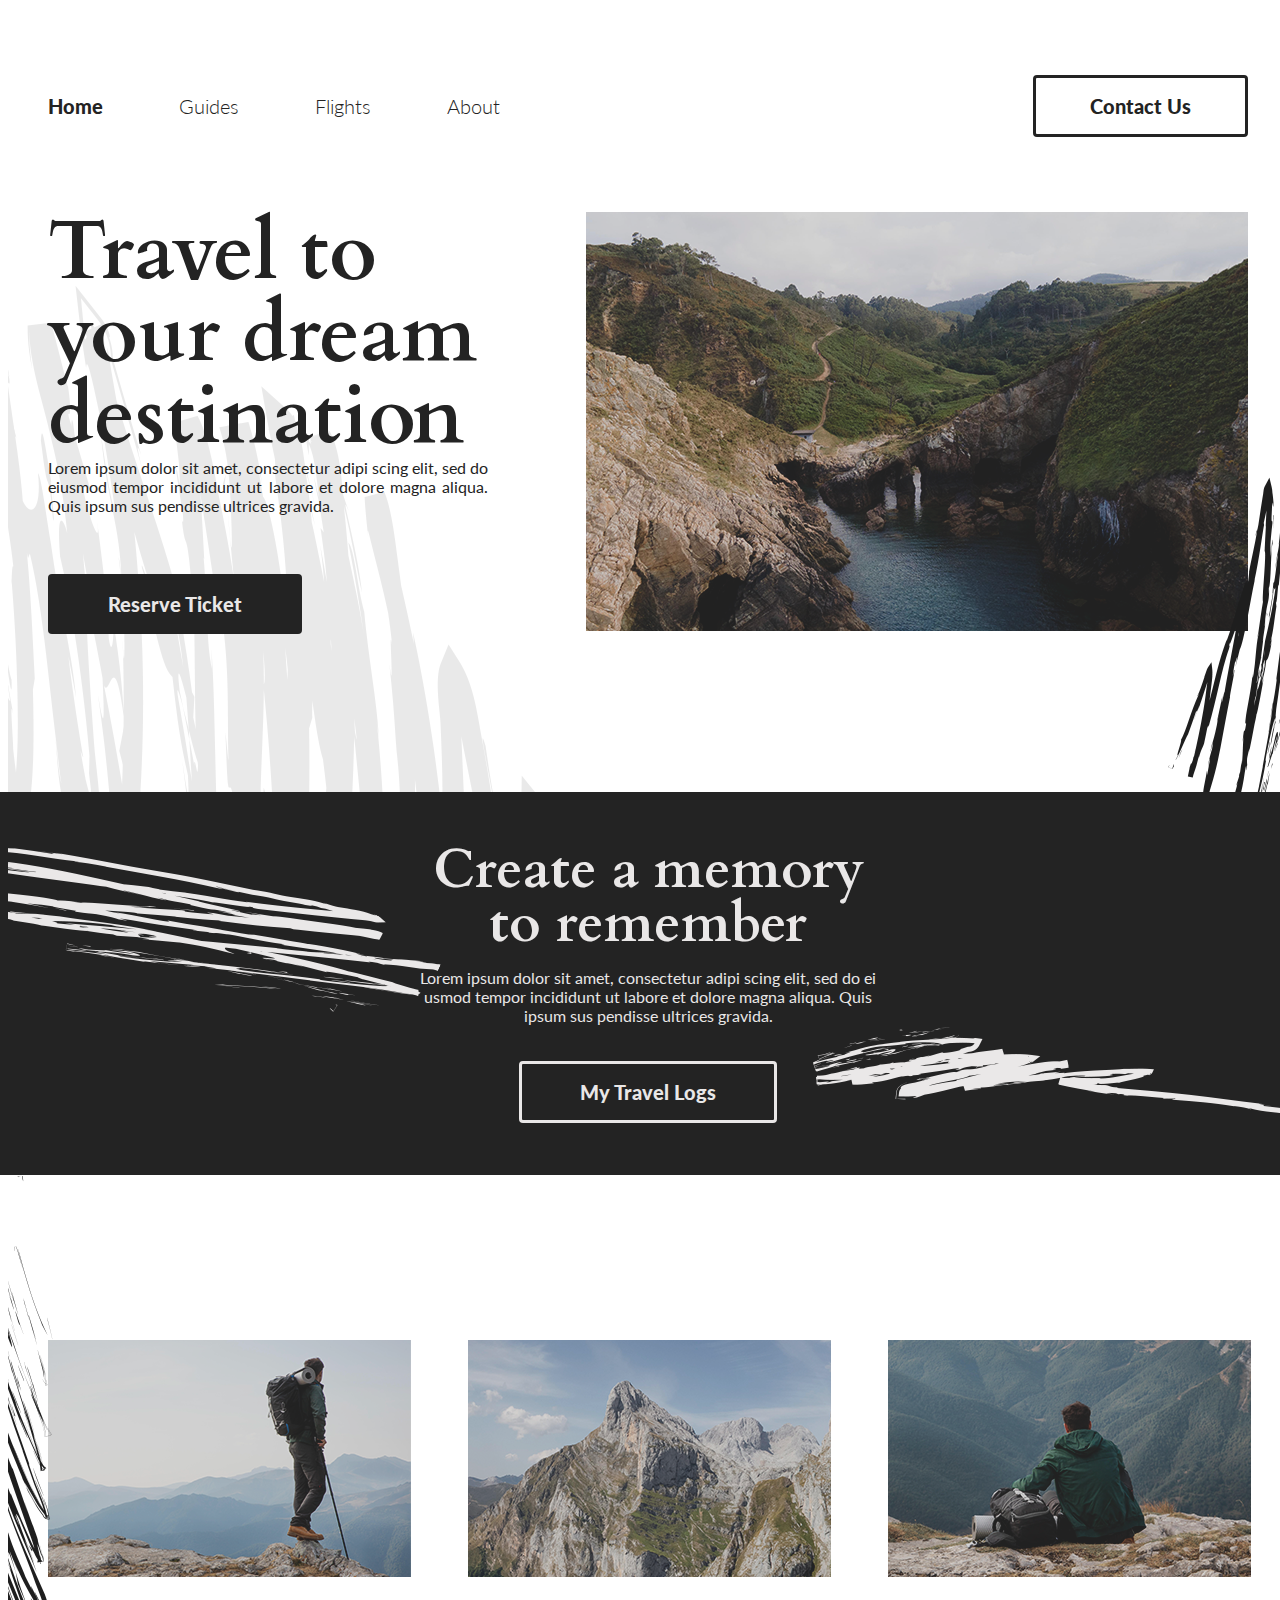
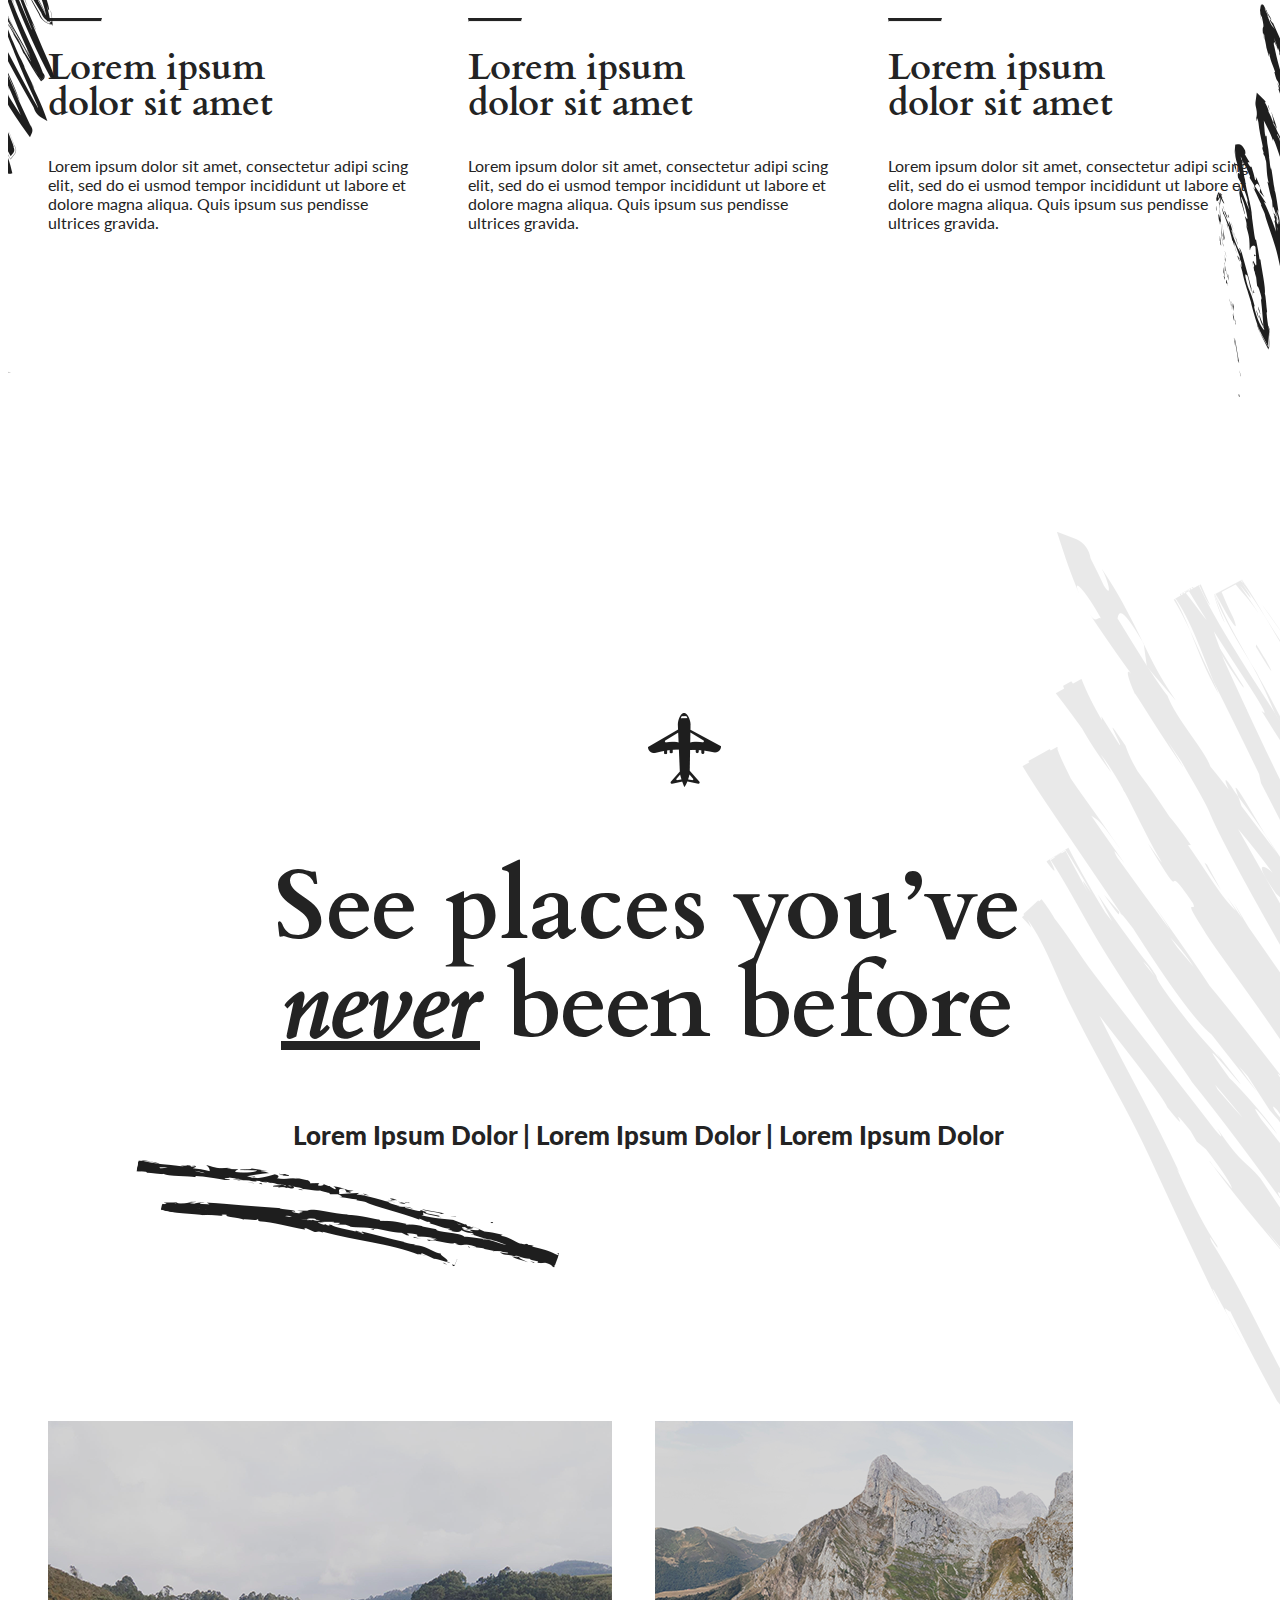
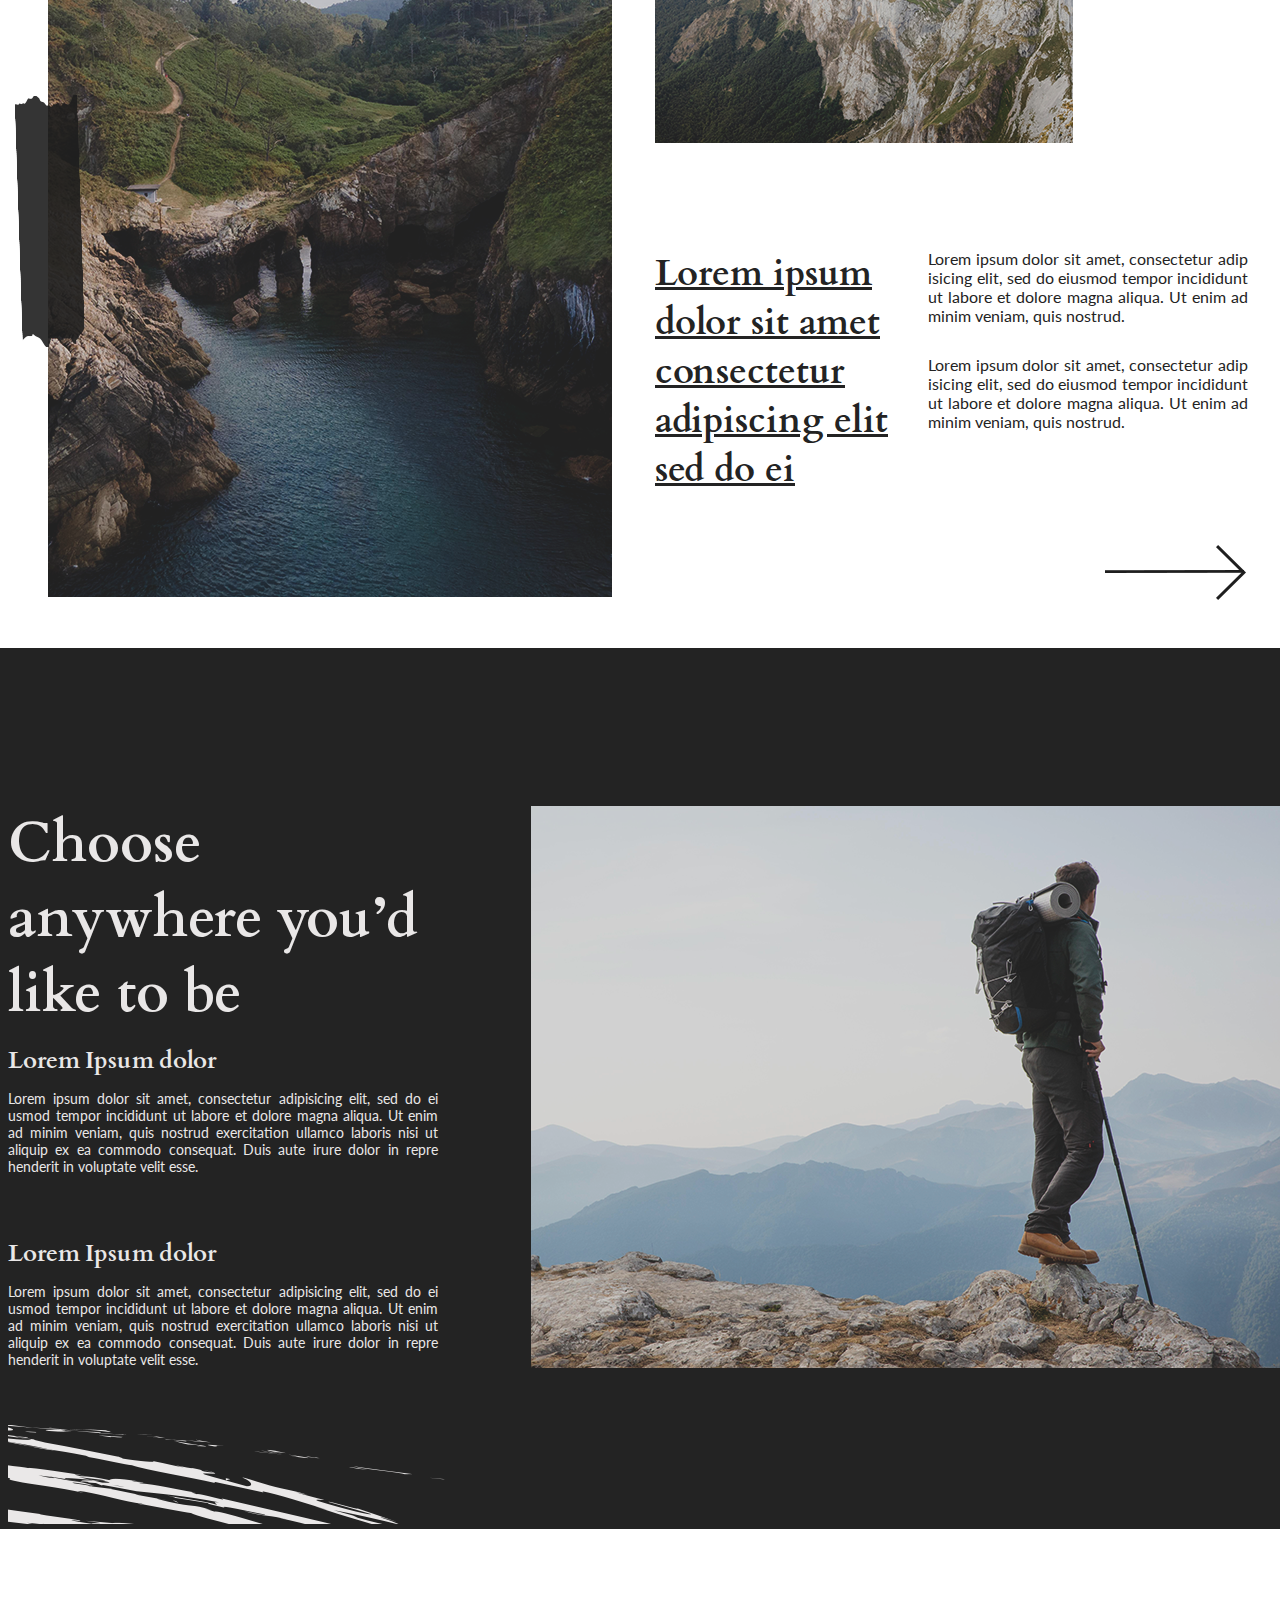
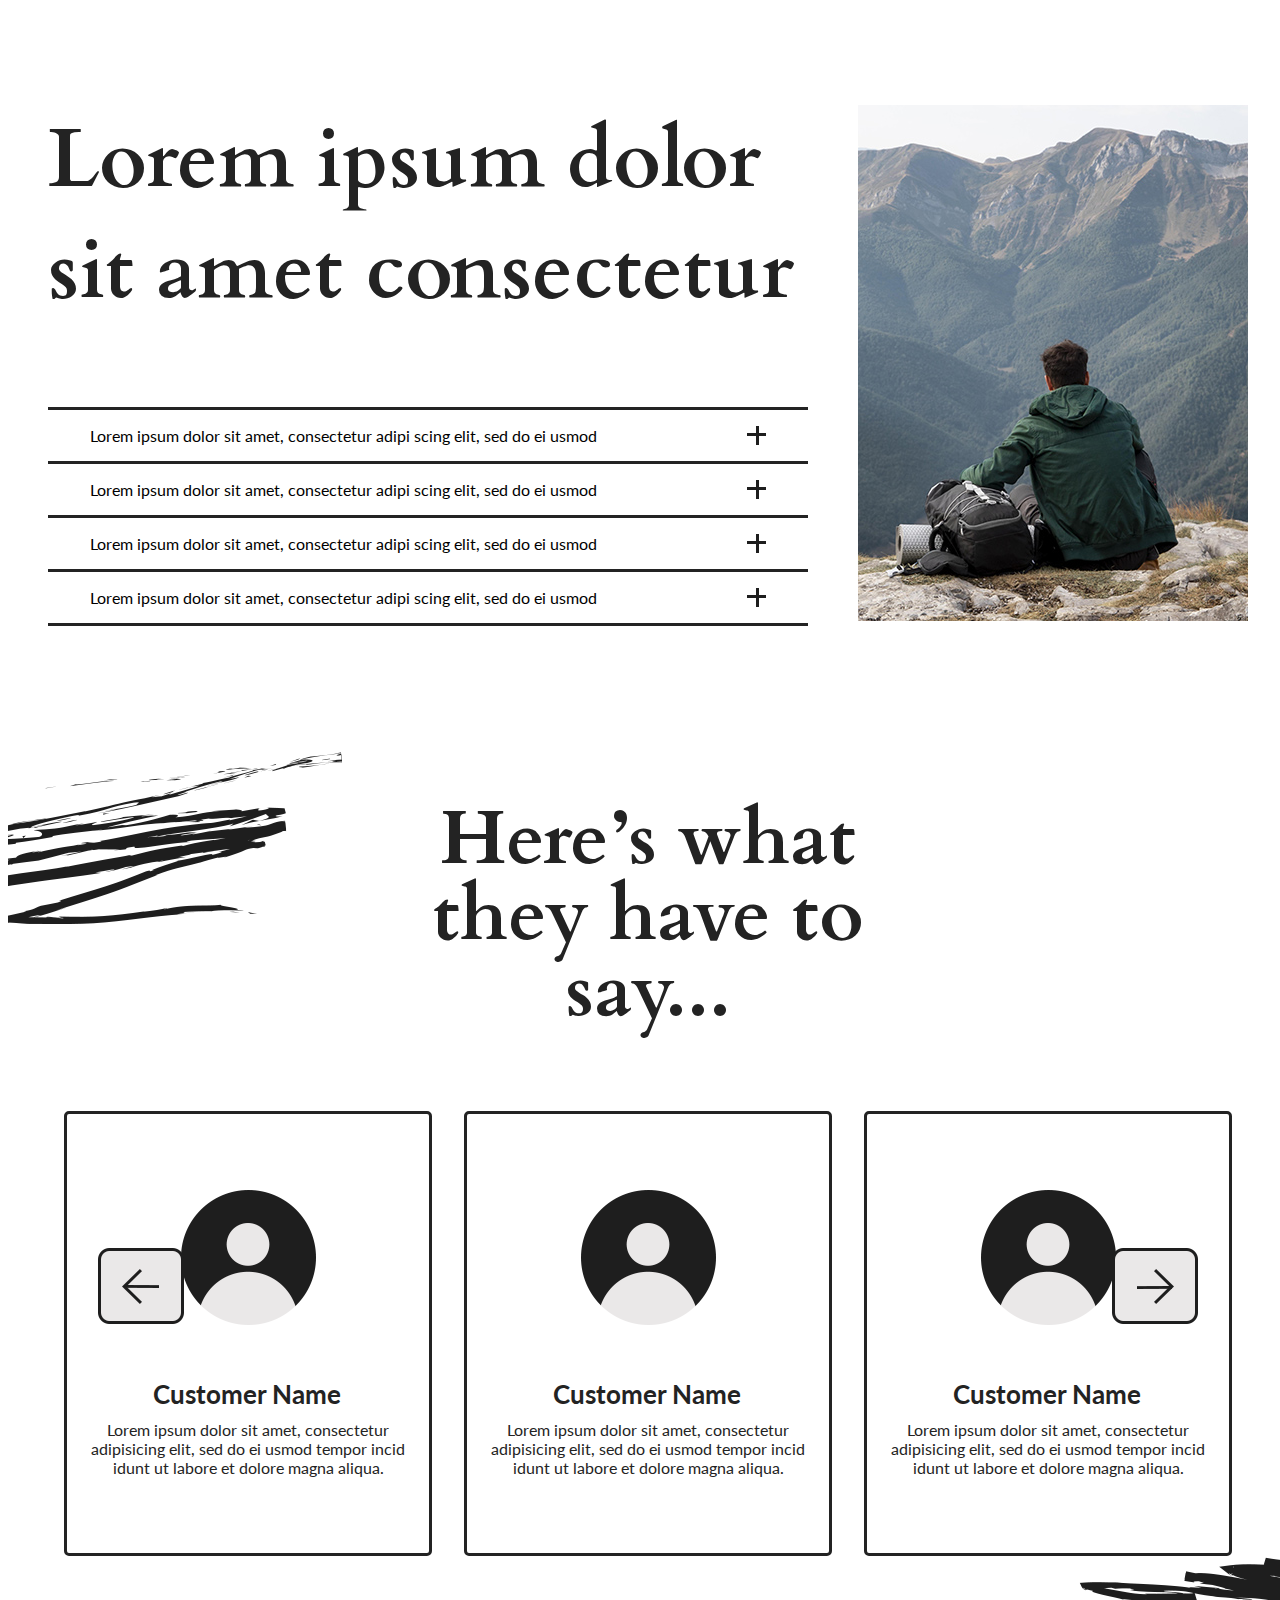
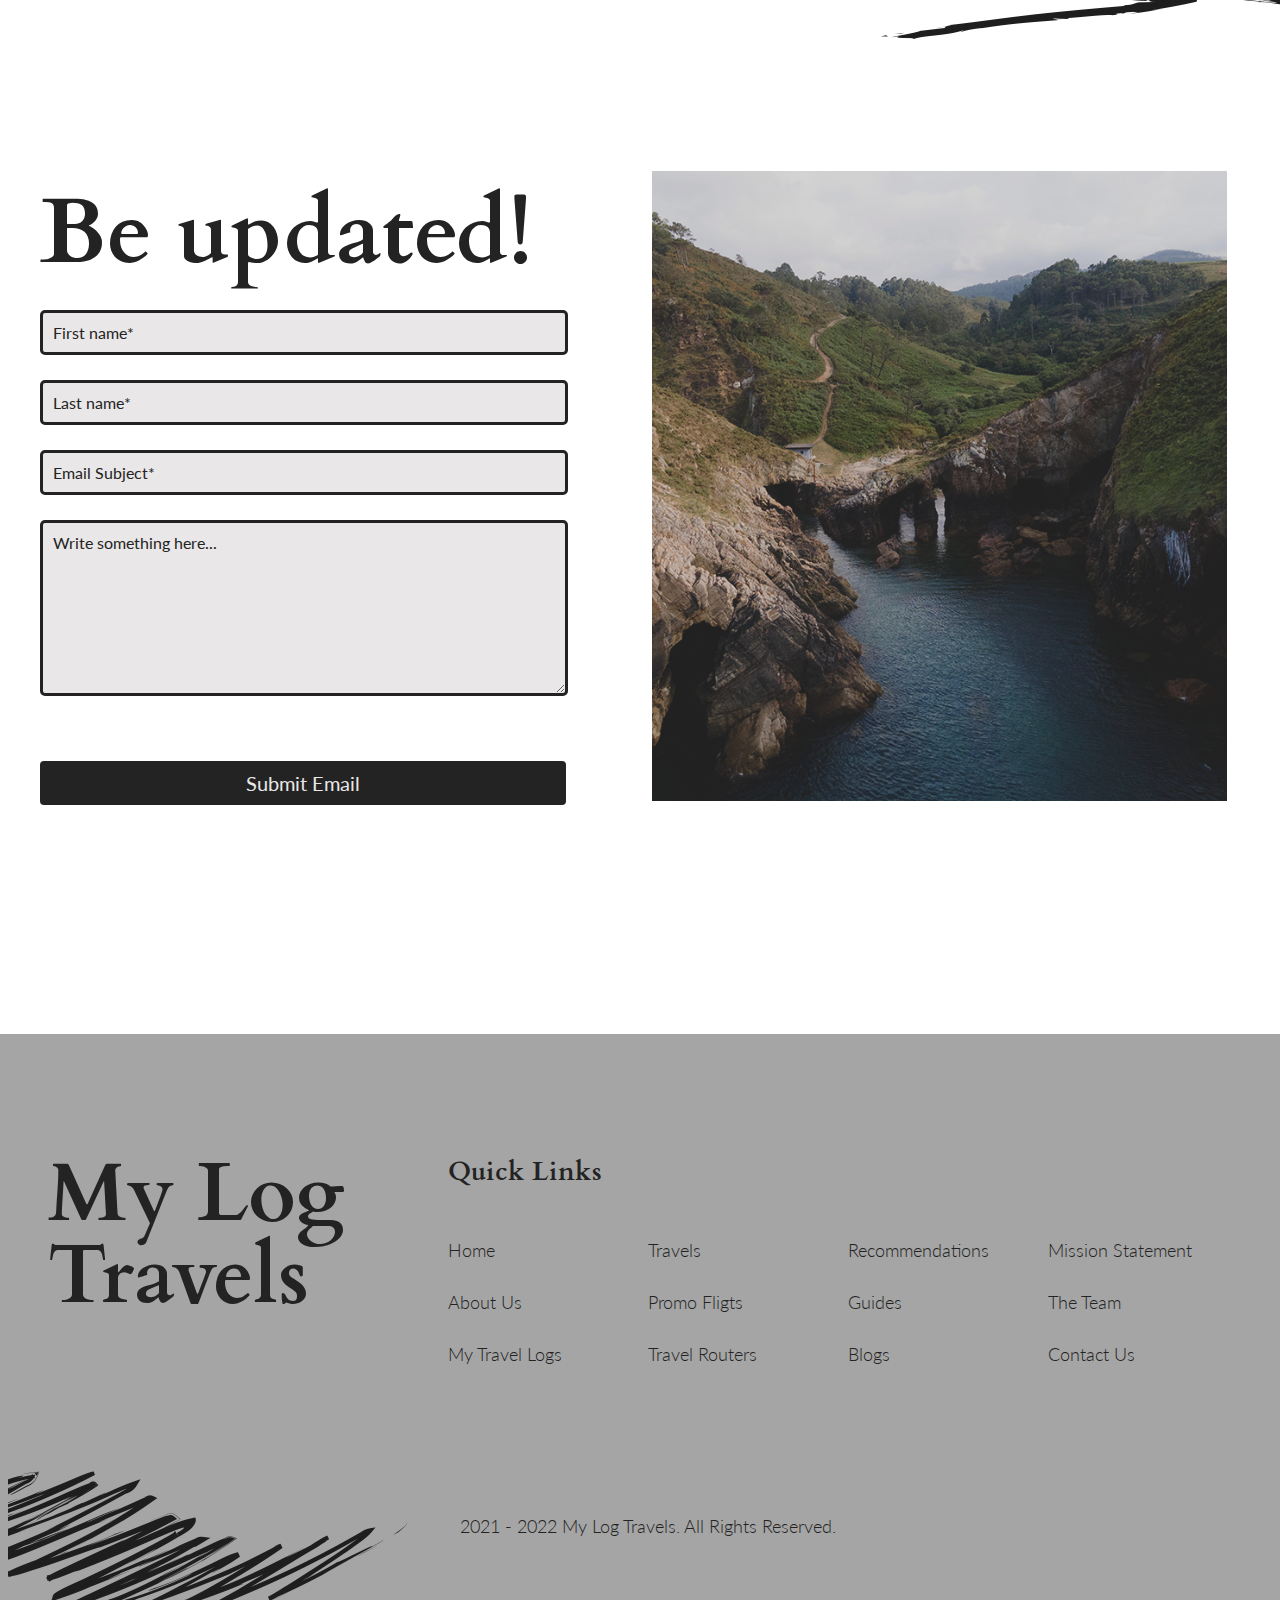
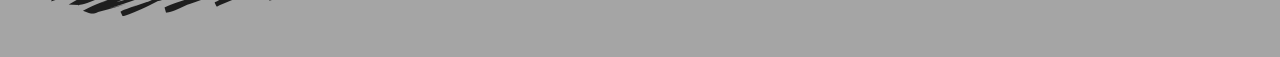
<file: index.html>
<!DOCTYPE html>
<html lang="ru,en">
<head>
	<meta charset="UTF-8">
	<meta name="viewport" content="width=device-width, initial-scale=1.0">
	<link rel="stylesheet" type="text/css" href="css/main.css">
	<title>Travel</title>
</head>
<body>
	<header>
		<div class="wrapper">
			<div class="conteiner">
				<nav class="menu">
					<ul>
						<li class="active"><a href="#">Home</a></li>
						<li><a href="#">Guides</a></li>
						<li><a href="#">Flights</a></li>
						<li><a href="#">About</a></li>
						<li><a href="#" class="menu-btn">Contact Us</a></li>
					</ul>
				</nav>
			</div>
		</div>
	</header>
	<section class="intro-poz">
		<div class="wrapper">
			<div class="intro-bg">
				<div class="conteiner">
					<div class="intro">
						<div class="intro-text">
							<div class="intro-box">
								<h1>Travel to your dream destination</h1>
								<p>Lorem ipsum dolor sit amet, consectetur adipi scing elit, sed do eiusmod tempor incididunt ut labore et dolore magna aliqua. Quis ipsum sus pendisse ultrices gravida. </p>
							</div>
							<div class="intro-box">
								<button>Reserve Ticket</button>
							</div>
						</div>
						<div class="intro-img">
							<img src="images/img/into.png">
						</div>
					</div>
				</div>
			</div>
		</div>
	</section>
	<section class="create-color">
		<div class="wrapper">
			<div class="create-bg">
				<div class="conteiner">
					<div class="create">
						<h2>Create a memory to remember</h2>
						<p>Lorem ipsum dolor sit amet, consectetur adipi scing elit, sed do ei usmod tempor incididunt ut labore et dolore magna aliqua. Quis ipsum sus pendisse ultrices gravida. </p>
						<button>My Travel Logs</button>
					</div>
				</div>
			</div>
		</div>
	</section>
	<section>
		<div class="wrapper">
			<div class="cart-bg">
				<div class="conteiner">
					<div class="cart">
						<div class="cart-box">
							<div class="cart-img">
								<img src="images/img/cart-one.png">
							</div>
							<hr>
							<div class="cart-text">
								<h3>Lorem ipsum dolor sit amet</h3>
								<p>Lorem ipsum dolor sit amet, consectetur adipi scing elit, sed do ei usmod tempor incididunt ut labore et dolore magna aliqua. Quis ipsum sus pendisse ultrices gravida. </p>
							</div>
						</div>
						<div class="cart-box">
							<div class="cart-img">
								<img src="images/img/cart-tow.png">
							</div>
							<hr>
							<div class="cart-text">
								<h3>Lorem ipsum dolor sit amet</h3>
								<p>Lorem ipsum dolor sit amet, consectetur adipi scing elit, sed do ei usmod tempor incididunt ut labore et dolore magna aliqua. Quis ipsum sus pendisse ultrices gravida. </p>
							</div>
						</div>
						<div class="cart-box">
							<div class="cart-img">
								<img src="images/img/cart-thri.png">
							</div>
							<hr>
							<div class="cart-text">
								<h3>Lorem ipsum dolor sit amet</h3>
								<p>Lorem ipsum dolor sit amet, consectetur adipi scing elit, sed do ei usmod tempor incididunt ut labore et dolore magna aliqua. Quis ipsum sus pendisse ultrices gravida. </p>
							</div>
						</div>
					</div>
				</div>
			</div>
		</div>
	</section>
	<section>
		<div class="wrapper">
			<div class="places-bg">
				<div class="places-top">
					<h2>See places you’ve <span>never</span> been before</h2>
					<span class="palaces-subtext">Lorem Ipsum Dolor | Lorem Ipsum Dolor | Lorem Ipsum Dolor</span>
				</div>
			</div>
			<div class="conteiner">
				<div class="places-bottom">
					<div class="places-left">
						<img src="images/img/pla-left.png">
					</div>
					<div class="places-right">
						<div class="places-box">
							<img src="images/img/pla-riht.png">
						</div>
						<div class="places-box">
							<div class="places-boX">
								<ul>
									<li><a href="#">Lorem ipsum</a></li>
									<li><a href="#">dolor sit amet</a></li>
									<li><a href="#">consectetur</a></li>
									<li><a href="#">adipiscing elit</a></li>
									<li><a href="#">sed do ei</a></li>
								</ul>
							</div>
							<div class="places-boX">
								<p>Lorem ipsum dolor sit amet, consectetur adip isicing elit, sed do eiusmod tempor incididunt ut labore et dolore magna aliqua. Ut enim ad minim veniam, quis nostrud.</p>
								<p>Lorem ipsum dolor sit amet, consectetur adip isicing elit, sed do eiusmod tempor incididunt ut labore et dolore magna aliqua. Ut enim ad minim veniam, quis nostrud.</p>
							</div>
						</div>
						<div class="places-box">
							<a class="places-row" href=""></a>
						</div>
					</div>
				</div>
			</div>
		</div>
	</section>
	<section>
		<div class="choose-color">
			<div class="wrapper">
				<div class="choose-bg">
					<div class="choose">
						<div class="choose-left">
							<div class="choose-text">
								<div class="choose-title">
									<h2>Choose anywhere you’d like to be</h2>
								</div>
								<div class="choose-subtext">
									<div class="choose-box">
										<h3>Lorem Ipsum dolor</h3>
										<p>Lorem ipsum dolor sit amet, consectetur adipisicing elit, sed do ei usmod tempor incididunt ut labore et dolore magna aliqua. Ut enim ad minim veniam, quis nostrud exercitation ullamco laboris nisi ut aliquip ex ea commodo consequat. Duis aute irure dolor in repre henderit in voluptate velit esse.</p>
									</div>
									<div class="choose-boX">
										<h3>Lorem Ipsum dolor</h3>
										<p>Lorem ipsum dolor sit amet, consectetur adipisicing elit, sed do ei usmod tempor incididunt ut labore et dolore magna aliqua. Ut enim ad minim veniam, quis nostrud exercitation ullamco laboris nisi ut aliquip ex ea commodo consequat. Duis aute irure dolor in repre henderit in voluptate velit esse.</p>
									</div>
								</div>
							</div>	
						</div>
						<div class="choose-right">
							<img src="images/img/choose.png">
						</div>		
					</div>
				</div>
			</div>
		</div>	
	</section>
	<section>
		<div class="wrapper">
			<div class="spisok-bg">
				<div class="conteiner">
					<div class="spisok">
						<div class="spisok-left">
							<div class="spisok-title">
								<h1>Lorem ipsum dolor sit amet consectetur</h1>
							</div>
							<div class="spisok-info">
					            <details>
					                <summary>Lorem ipsum dolor sit amet, consectetur adipi scing elit, sed do ei usmod</summary>
					                	<div class="spisok-content">
					                  		<p><span>-</span> Lorem, ipsum dolor.</p>
					                	</div>
					            </details>
					            <details>
					                <summary>Lorem ipsum dolor sit amet, consectetur adipi scing elit, sed do ei usmod</summary>
					                	<div class="spisok-content">
					                  		<p><span>-</span> Lorem, ipsum dolor.</p>
					                	</div>
					            </details>
					            <details>
					                <summary>Lorem ipsum dolor sit amet, consectetur adipi scing elit, sed do ei usmod</summary>
					                	<div class="spisok-content">
					                  		<p><span>-</span> Lorem, ipsum dolor.</p>
					                	</div>
					            </details>
					            <details  class="spisok-border">
					                <summary>Lorem ipsum dolor sit amet, consectetur adipi scing elit, sed do ei usmod</summary>
					                	<div class="spisok-content">
					                  		<p><span>-</span> Lorem, ipsum dolor.</p>
					                	</div>
					            </details>
					        </div>
						</div>
					<div class="spisok-right">
						<img src="images/img/spisok.jpg">
					</div>
				</div>	
			</div>	
		</div>
	</section>
	<section>
		<div class="wrapper">
			<div class="info-bg">
				<div class="conteiner">
					<div class="info">
						<div class="info-title">
							<h2>Here’s what they have to say...</h2>
						</div>
						<div class="info-cartbox">
							<div class="info-box">
								<div class="info-img">
									<img src="images/icon/user-icon.png">
								</div>
								<div class="info-text">
									<h2><b>Customer Name</b></h2>
									<p>Lorem ipsum dolor sit amet, consectetur adipisicing elit, sed do ei usmod tempor incid idunt ut labore et dolore magna aliqua.</p>
								</div>
							</div>
							<div class="info-box">
								<div class="info-img">
									<img src="images/icon/user-icon.png">
								</div>
								<div class="info-text">
									<h2><b>Customer Name</b></h2>
									<p>Lorem ipsum dolor sit amet, consectetur adipisicing elit, sed do ei usmod tempor incid idunt ut labore et dolore magna aliqua.</p>
								</div>
							</div>
							<div class="info-box">
								<div class="info-img">
									<img src="images/icon/user-icon.png">
								</div>
								<div class="info-text">
									<h2><b>Customer Name</b></h2>
									<p>Lorem ipsum dolor sit amet, consectetur adipisicing elit, sed do ei usmod tempor incid idunt ut labore et dolore magna aliqua.</p>
								</div>
							</div>
						</div>
					</div>
				</div>
			</div>
		</div>
	</section>
	<section>
		<div class="conteiner">
			<div class="update">
				<div class="update-left">
					<div class="update-title">
						<h2>Be updated!</h2>
					</div>
					<form action="">
						<div class="update-box">
							<input type="text" name="username" placeholder="First name*">
						</div>
						<div class="update-box">
							<input type="text" name="lastname" placeholder="Last name*">
						</div>
						<div class="update-box">
							<input type="email" name="email" placeholder="Email Subject*">
						</div>
						<div class="update-box">
							<textarea placeholder="Write something here..."></textarea>
						</div>
						<div class="update-box">
							<button>Submit Email</button>
						</div>
					</form>
				</div>
				<div class="update-right">
					<img src="images/img/form.png">
				</div>
			</div>
		</div>
	</section>
	</section>
	<footer class="footer-color">
		<div class="wrapper">
			<div class="footer-bg">
				<div class="conteiner">
					<div class="footer">
						<div class="footer-top">
							<div class="footer-title">
								<h1>My Log Travels</h1>
							</div>
							<div class="footer-menu">
								<h3>Quick Links</h3>
								<div class="footer-links">
									<div class="footer-box">
										<ul>
											<li><a href="#">Home</a></li>
											<li><a href="#">About Us</a></li>
											<li><a href="#">My Travel Logs</a></li>
										</ul>
									</div>
									<div class="footer-box">
										<ul>
											<li><a href="#">Travels</a></li>
											<li><a href="#">Promo Fligts</a></li>
											<li><a href="#">Travel Routers</a></li>
										</ul>
									</div>
									<div class="footer-box">
										<ul>
											<li><a href="#">Recommendations</a></li>
											<li><a href="#">Guides</a></li>
											<li><a href="#">Blogs</a></li>
										</ul>
									</div>
									<div class="footer-box">
										<ul>
											<li><a href="#">Mission Statement</a></li>
											<li><a href="#">The Team</a></li>
											<li><a href="#">Contact Us</a></li>
										</ul>
									</div>
								</div>
							</div>
						</div>
						<div class="footer-bottom">
							<h4>2021 - 2022 My Log Travels. All Rights Reserved.</h4>
						</div>
					</div>
				</div>
			</div>
		</div>
	</footer>
</section>
</body>
</html>
</file>
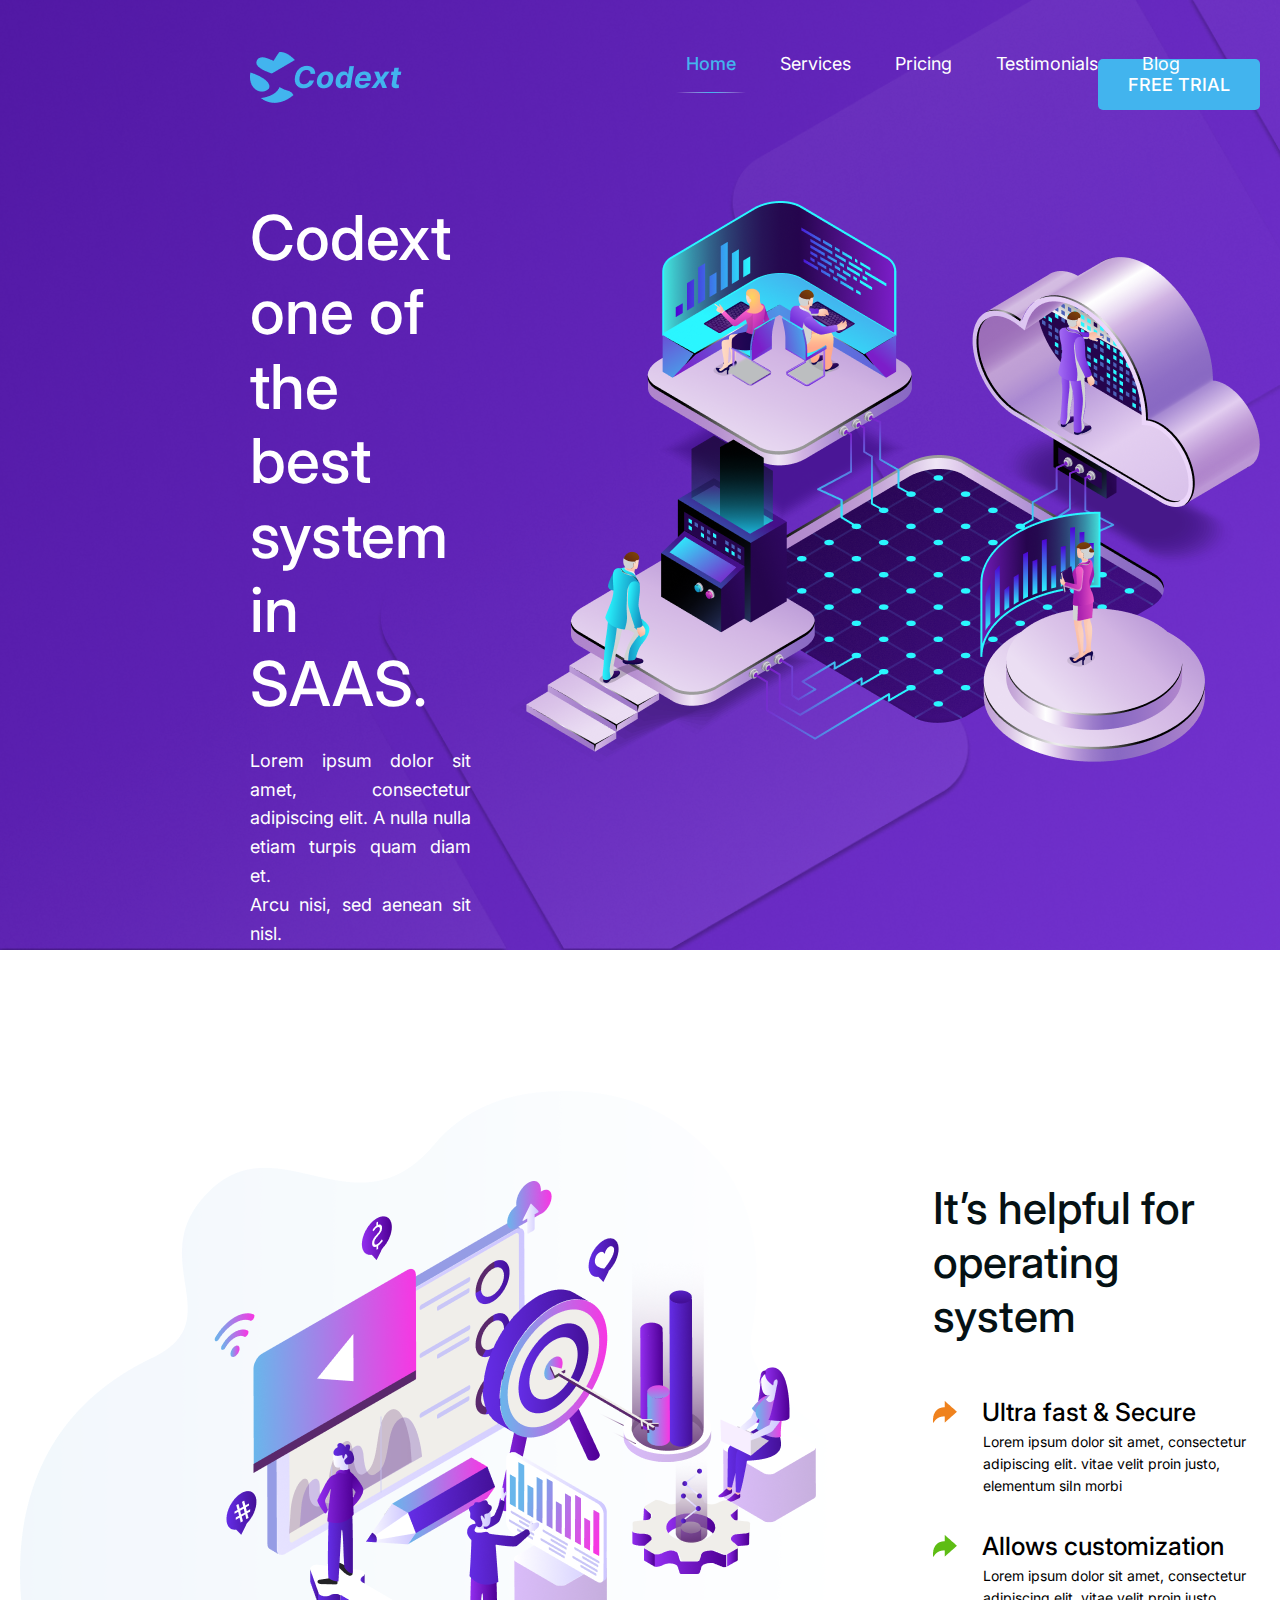
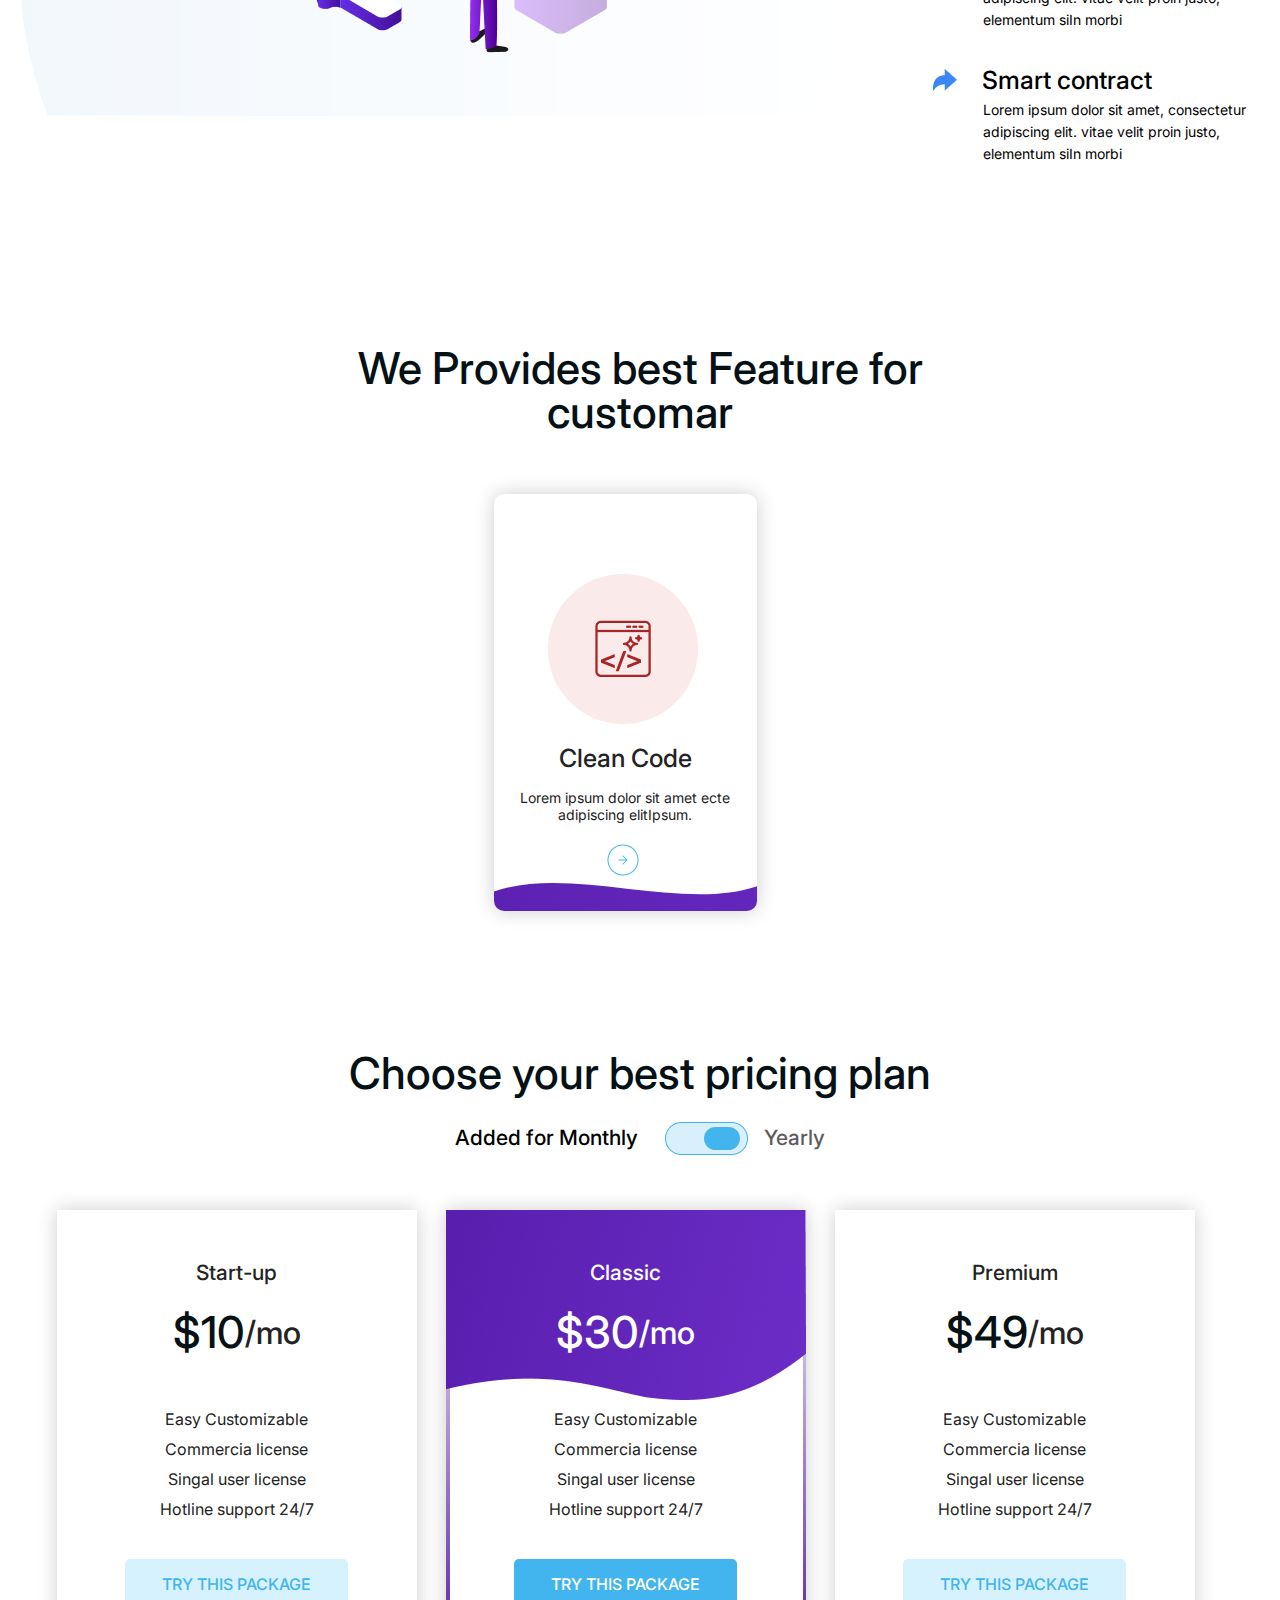
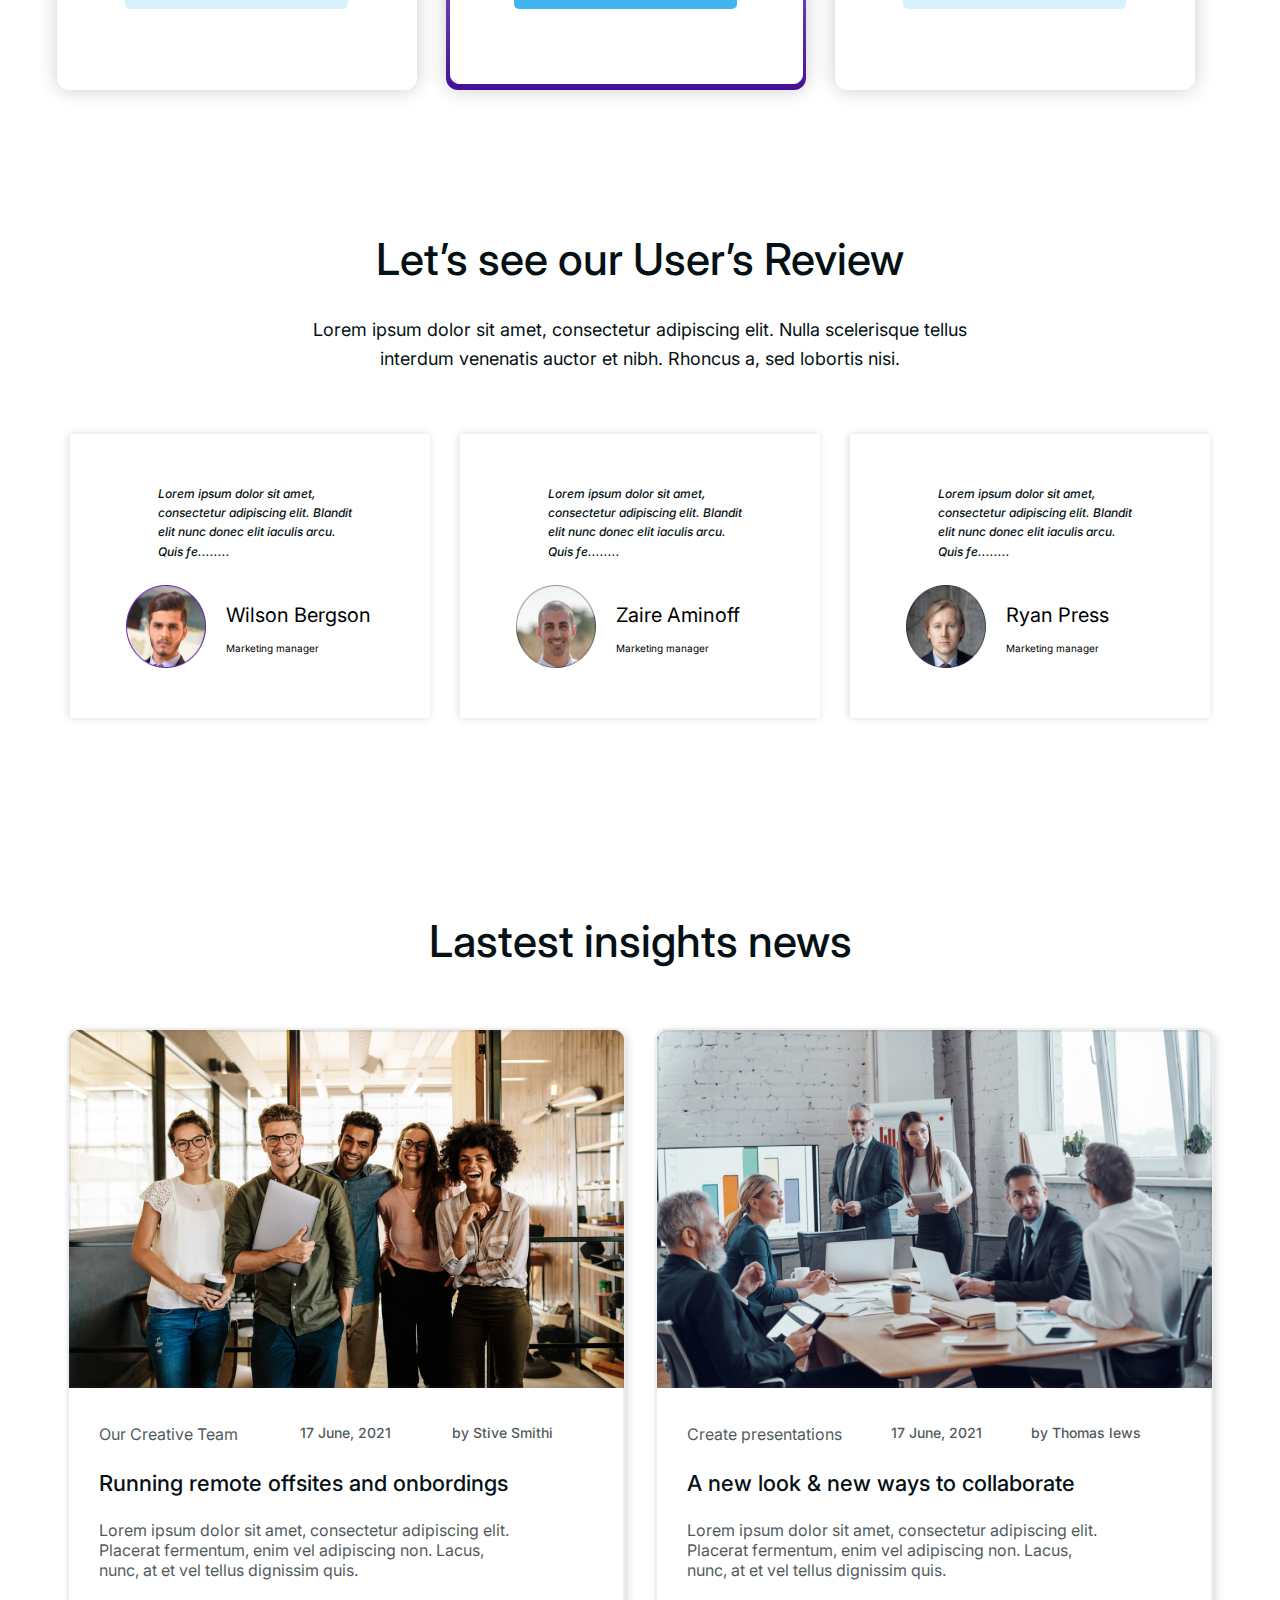
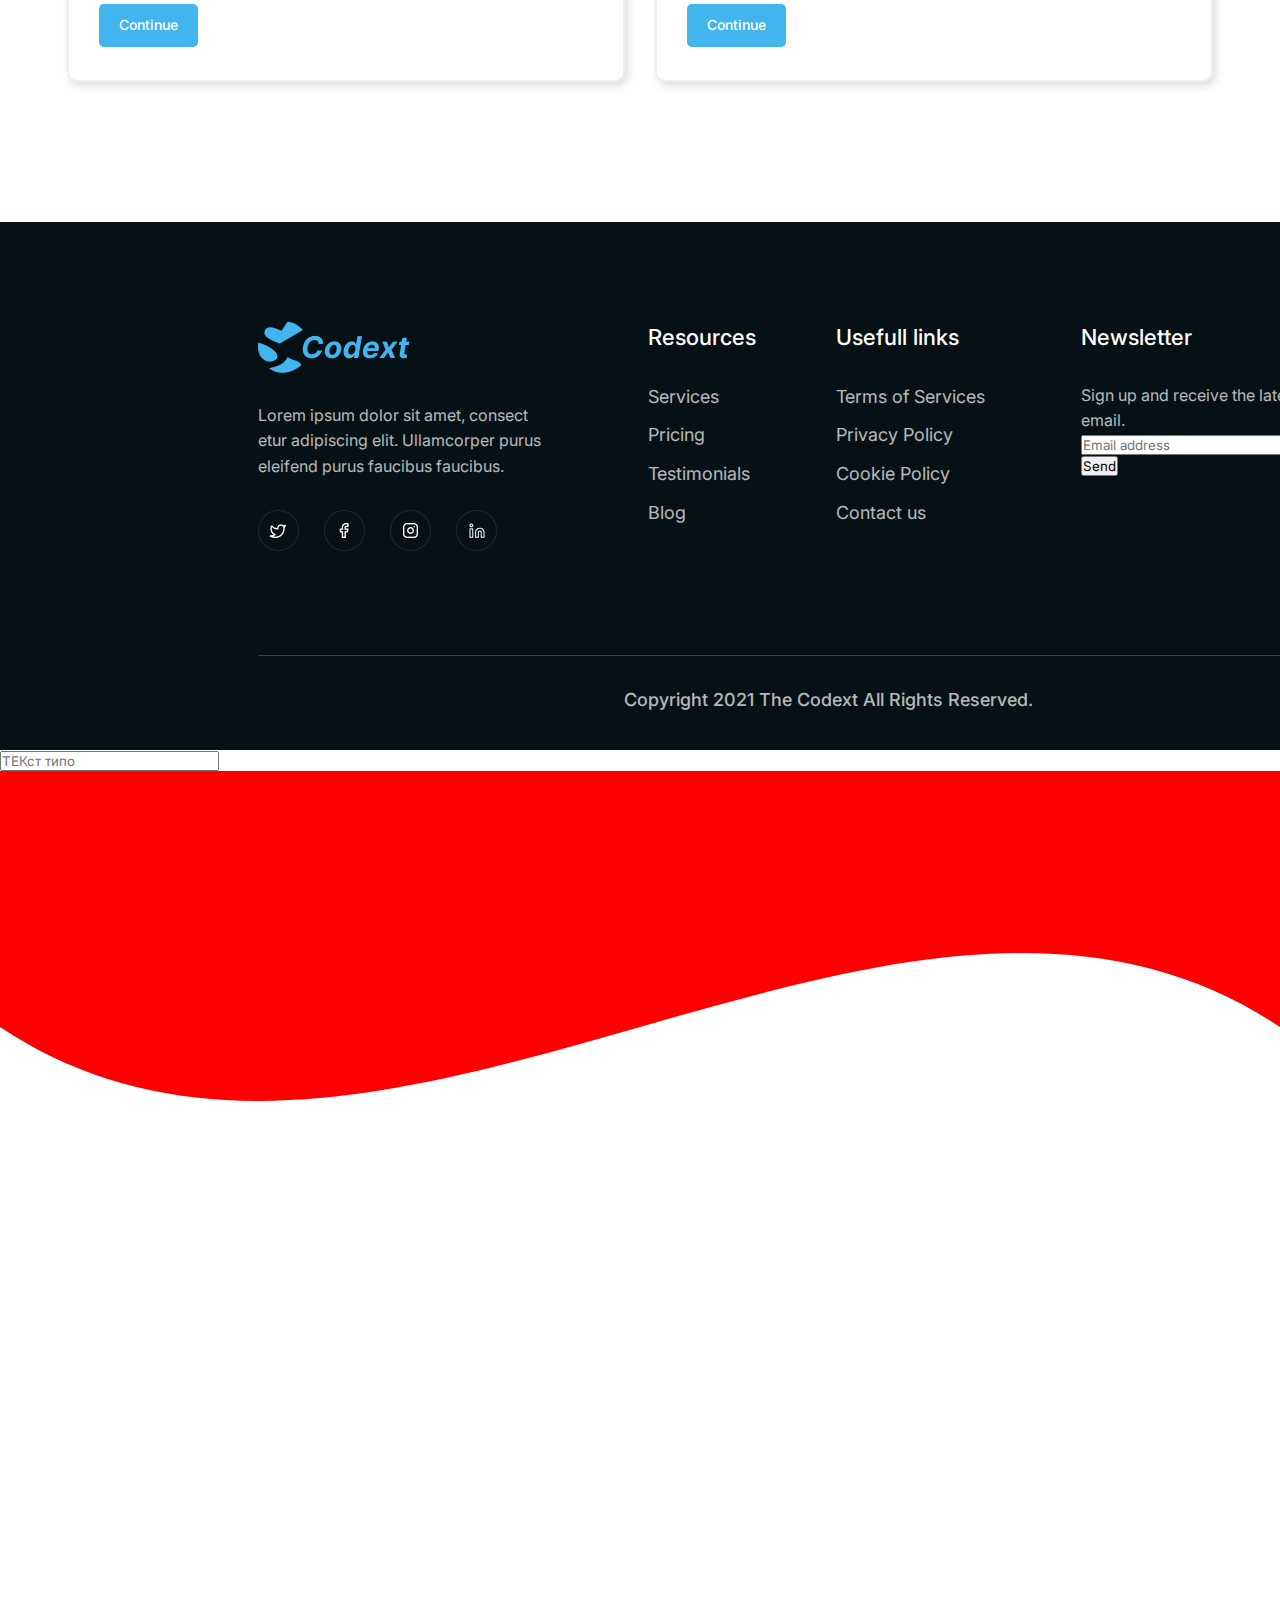
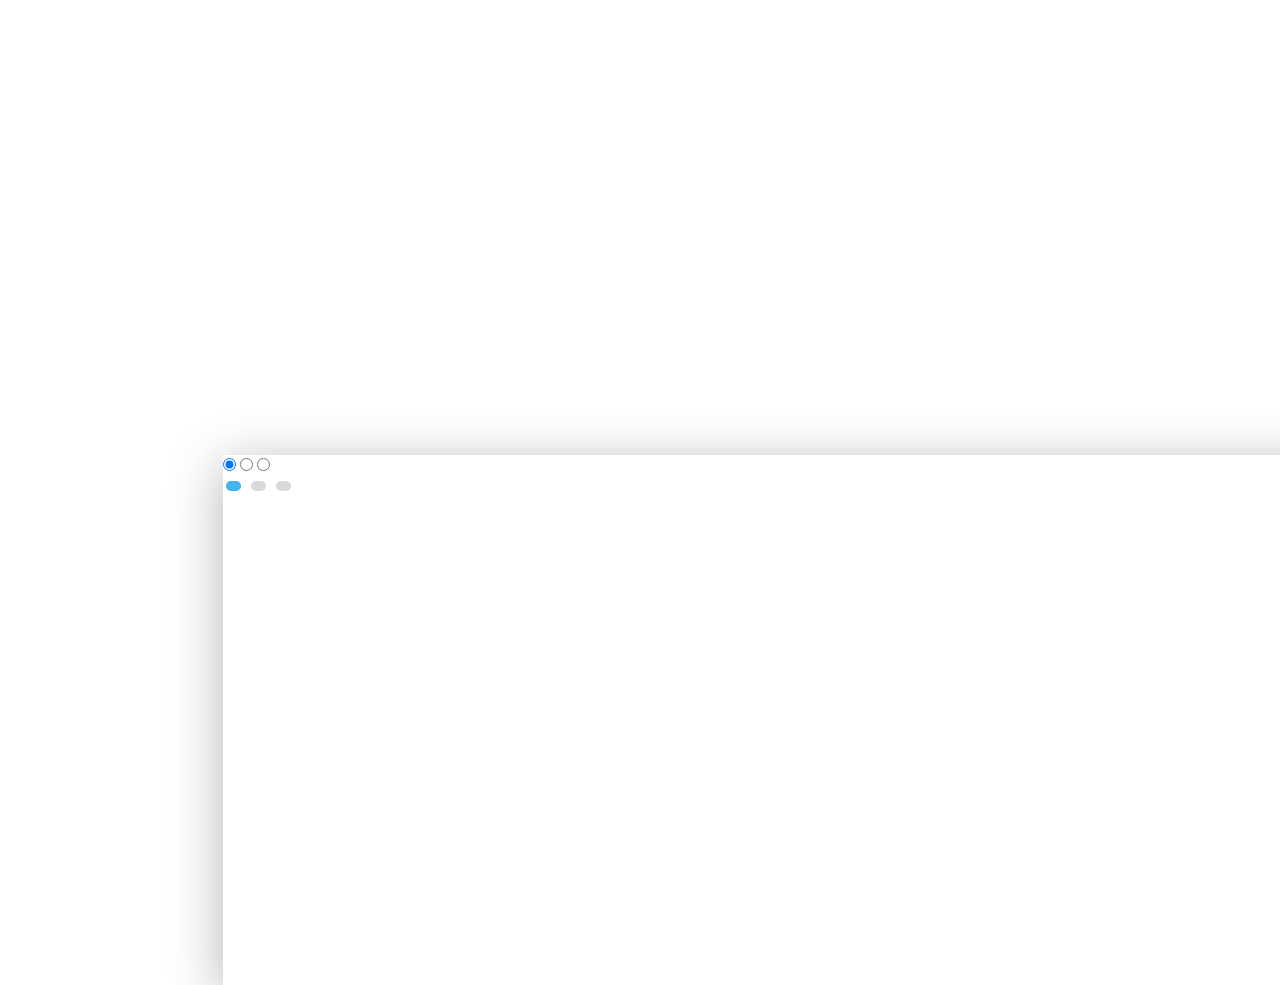
<file: site.html>
<!DOCTYPE html>
<html lang="ru,en">
<head>
	<meta charset="UTF-8">
	<meta name="viewport" content="width=device-width, initial-scale=1.0">
	<link rel="stylesheet" type="text/css" href="css/disign.css">
	<title>Codext</title>
</head>
<body>
	<div class="color">
		<header>
					<div class="conteiner">
						<div class="firstslide">
							<nav class="menu">
								<div class="menu-logo">
									<img src="images/img/logo.png">
								</div>
								<div class="silki">
									<ul>
										<li class="active"><a href="#">Home</a></li>
										<li><a href="#">Services</a></li>
										<li><a href="#">Pricing</a></li>
										<li><a href="#">Testimonials</a></li>
										<li><a href="#">Blog</a></li>
										<li><a href="#" class="menu-btn">FREE TRIAL</a></li>
									</ul>
								</div>
							</nav>
							<div class="intro">
								<div class="intro-right">
									<div class="intro-box">
										<h2>Codext one of the best system in SAAS.</h2>
									</div>
									<div class="intro-boX">
										<h3>Lorem ipsum dolor sit amet, consectetur adipiscing elit. A nulla nulla etiam turpis quam diam et.</h3>
										<h3>Arcu nisi, sed aenean sit nisl.</h3>
									</div>
									<div class="intro-Box">
										<button>Try A Live Demo</button>
									</div>
								</div>
								<div class="intro-left">
									<img src="images/img/menu.png">
								</div>
							</div>
						</div>
						
					</div>
		</header>
	</div>

		<!--<div class="menu-color">
			<header>
				<div class="menu-bg">
					<div class="conteiner">
						<nav class="menu">
							<div class="menu-logo">
								<img src="images/img/logo.png">
							</div>
							<ul>
								<li class="active"><a href="#">Home</a></li>
								<li><a href="#">Services</a></li>
								<li><a href="#">Pricing</a></li>
								<li><a href="#">Testimonials</a></li>
								<li><a href="#">Blog</a></li>
								<li><a href="#" class="menu-btn">FREE TRIAL</a></li>
							</ul>
						</nav>
						<div class="intro">
								<div class="intro-right">
									<div class="intro-box">
										<h2>Codext one of the best system in SAAS.</h2>
									</div>
									<div class="intro-boX">
										<h3>Lorem ipsum dolor sit amet, consectetur adipiscing elit. A nulla nulla etiam turpis quam diam et.</h3>
										<h3>Arcu nisi, sed aenean sit nisl.</h3>
									</div>
									<div class="intro-Box">
										<button>Try A Live Demo</button>
									</div>
								</div>
								<div class="intro-left">
									<img src="images/img/menu.png">
								</div>
							</div>
					</div>
				</div>
			</header>
			<!--<section>
				<div class="wrapper">
					<div class="intro-bg">
						<div class="conteiner">
							<div class="intro">
								<div class="intro-right">
									<div class="intro-box">
										<h2>Codext one of the best system in SAAS.</h3>
									</div>
									<div class="intro-boX">
										<h3>Lorem ipsum dolor sit amet, consectetur adipiscing elit. A nulla nulla etiam turpis quam diam et.</h3>
										<h3>Arcu nisi, sed aenean sit nisl.</h3>
									</div>
									<div class="intro-Box">
										<button>Try A Live Demo</button>
									</div>
									</div>
								<div class="intro-left">
									<img src="images/img/menu.png">
								</div>
							</div>
						</div>
					</div>
				</div>
			</section>-->
			<!--<section>
				<div class="wrapper">
					<div class="intro-bg">
						<div class="container">
							<div class="intro">
								<div class="intro-right">
									<div class="intro-box">
										<h2>Codext one of the best system in SAAS.</h2>
									</div>
									<div class="intro-boX">
										<h3>Lorem ipsum dolor sit amet, consectetur adipiscing elit. A nulla nulla etiam turpis quam diam et.</h3>
										<h3>Arcu nisi, sed aenean sit nisl.</h3>
									</div>
									<div class="intro-Box">
										<button>Try A Live Demo</button>
									</div>
								</div>
								<div class="intro-left">
									<img src="images/img/menu.png">
								</div>
							</div>
						</div>
					</div>
				</div>
			</section>-->
	<section>
			<div class="helpful-bg">
				<div class="conteiner">
					<div class="helpful">
						<div class="helpful-left">
							
						</div>
						<div class="helpful-right">
							<div class="title">
								<h1>It’s helpful for operating system</h1>
							</div>
							<div class="helpful-box">
								<div class="helpful-silka">
									<img src="images/icon/rowf.png">
									<h2>Ultra fast & Secure</h2>
								</div>
								<p>Lorem ipsum dolor sit amet, consectetur adipiscing elit. vitae velit proin justo, elementum siIn morbi </p>
							</div>
							<div class="helpful-box">
								<div class="helpful-silka">
									<img src="images/icon/rows.png">
									<h2>Allows customization</h2>
								</div>
								<p>Lorem ipsum dolor sit amet, consectetur adipiscing elit. vitae velit proin justo, elementum siIn morbi </p>
							</div>
							<div class="helpful-box">
								<div class="helpful-silka">
									<img src="images/icon/rowt.png">
									<h2>Smart contract</h2>
								</div>
								<p>Lorem ipsum dolor sit amet, consectetur adipiscing elit. vitae velit proin justo, elementum siIn morbi </p>
							</div>
						</div>
					</div>
				</div>
			</div>
		
	</section>
	<section>
		
			<div class="info-bg">
				<div class="conteiner">
					<div class="info">
						<div class="info-title">
							<h1>We Provides best Feature for customar</h1>
						</div>
						<div class="info-cartbox">
							<div class="info-box">
								<div class="info-img">
									<img src="images/icon/provf.png">
								</div>
								<div class="info-text">
									<h2>Clean Code</h2>
									<h3>Lorem ipsum dolor sit amet ecte adipiscing elitIpsum.</h3>
								</div>
								<a class="info-row" href=""></a>
								<div id="wave"></div>
								<div class="info-vawe">
								<svg xmlns="http://www.w3.org/2000/svg" width="265" height="209" viewBox="0 0 265 209" fill="none">
									<path d="M8.97873e-05 8.51323C77.5856 -18.5518 188.926 30.0658 265 2.50123C265 51.9451 265 164.82 265 199.006C265 204.529 260.523 209 255 209H10C4.47719 209 2.61639e-05 204.577 2.34308e-05 199.054C5.77443e-06 163.376 -4.29839e-05 42.1587 8.97873e-05 8.51323Z" fill="url(#paint0_linear_51_1742)"/>
									<defs>
									    <linearGradient id="paint0_linear_51_1742" x1="-95.5" y1="18" x2="390.5" y2="209" gradientUnits="userSpaceOnUse">
									      	<stop stop-color="#5A1FAF"/>
									      	<stop offset="1" stop-color="#692BC3"/>
									    </linearGradient>
									</defs>
								</svg>
							</div>
							<div class="info-box">
								<div class="info-img">
									<img src="images/icon/provs.png">
								</div>
								<div class="info-text">
									<h2>Data Analytic</h2>
									<h3>Lorem ipsum dolor sit amet ecte adipiscing elitIpsum.</h3>
								</div>
								<a class="info-row" href=""></a>
							</div>
							<div class="info-box">
								<div class="info-img">
									<img src="images/icon/provt.png">
								</div>
								<div class="info-text">
									<h2>Fully Secured</h2>
									<h3>Lorem ipsum dolor sit amet ecte adipiscing elitIpsum.</h3>
								</div>
								<a class="info-row" href=""></a>
							</div>
							<div class="info-box">
								<div class="info-img">
									<img src="images/icon/provfour.png">
								</div>
								<div class="info-text">
									<h2>24/7 Support</h2>
									<h3>Lorem ipsum dolor sit amet ecte adipiscing elitIpsum.</h3>
								</div>
								<a class="info-row" href=""></a>
							</div>
						</div>
						<div class="wave">
						</div>
					</div>
				</div>
			</div>
		
	</section>
	<section>
			<div class="choose-bg">
				<div class="conteiner">
					<div class="choose">
						<div class="choose-title">
							<h1>Choose your best pricing plan</h1>
						</div>
						<div class="choose-header">
							<div class="choose-left">
								<h2>Added for Monthly</h2>
							</div>
							<div class="avg">
								<input type="checkbox" id="toggle-btn">
								<label for="toggle-btn"></label>
							</div>
							<div class="choose-right">
								<h2>Yearly</h2>
							</div>
						</div>
						<div class="choose-cartbox">
							<div class="choose-box">
								<div class="choose-text">
									<h2>Start-up</h2>
									<div class="podtext">
										<h1>$10</h1><h4>/mo</h4>
									</div>
									<ul>
										<li>Easy Customizable</li>
										<li>Commercia license</li>
										<li>Singal user license</li>
										<li>Hotline support 24/7</li>
										<li><a href="#" class="choose-btn">TRY THIS PACKAGE</a></li>
									</ul>
								</div>
							</div>
							<div class="choose-boX">
								<div class="choose-textX">
									<h2>Classic</h2>
									<div class="podtextX">
										<h1>$30</h1><h4>/mo</h4>
									</div>
									<ul>
										<li>Easy Customizable</li>
										<li>Commercia license</li>
										<li>Singal user license</li>
										<li>Hotline support 24/7</li>
										<li><a href="#" class="chooseavg-btn">TRY THIS PACKAGE</a></li>
									</ul>
								</div>
							</div>
							<div class="choose-box">
								<div class="choose-text">
									<h2>Premium</h2>
									<div class="podtext">
										<h1>$49</h1><h4>/mo</h4>
									</div>
									<ul>
										<li>Easy Customizable</li>
										<li>Commercia license</li>
										<li>Singal user license</li>
										<li>Hotline support 24/7</li>
										<li><a href="#" class="choose-btn">TRY THIS PACKAGE</a></li>
									</ul>
								</div>
							</div>
						</div>
					</div>
				</div>
			</div>
		
	</section>
	<!--section>
			<div class="choose-bg">
				<div class="conteiner">
					<div class="choose">
						<div class="choose-title">
							<h1>Let’s see our User’s Review</h1>
						</div>
						<div class="choose-header">
							<h4>Lorem ipsum dolor sit amet, consectetur adipiscing elit. Nulla scelerisque tellus interdum venenatis auctor et nibh. Rhoncus a, sed lobortis nisi.</h4>
						</div>
						<div class="let-boxes">
							<div class="let-inside">
								<div class="user-box">
									<p>Lorem ipsum dolor sit amet, consectetur adipiscing elit. Blandit elit nunc donec elit iaculis arcu. Quis fe........</p>
									<div class="user">
										<img src="images/icon/last-iconf.png">
										<div class="user-fio">
											<h2>Wilson Bergson</h2>
											<span>Marketing manager</span>
										</div>
									</div>
								</div>
							</div>
							<div class="let-inside">
								<div class="user-box">
									<p>Lorem ipsum dolor sit amet, consectetur adipiscing elit. Blandit elit nunc donec elit iaculis arcu. Quis fe........</p>
								<div class="user">
									<img src="images/icon/last-icons.png">
									<div class="user-fio">
										<h2>Zaire Aminoff</h2>
										<span>Marketing manager</span>
									</div>
								</div>
								</div>
							</div>
							<div class="let-inside">
								<div class="user-box">
									<p>Lorem ipsum dolor sit amet, consectetur adipiscing elit. Blandit elit nunc donec elit iaculis arcu. Quis fe........</p>
								<div class="user">
									<img src="images/icon/last-icont.png">
									<div class="user-fio">
										<h2>Ryan Press</h2>
										<span>Marketing manager</span>
									</div>
								</div>
								</div>
							</div>
						</div>
					</div>
				</div>
			</div>
		
	</section>-->
	<section>
		<div class="conteiner">
			<div class="let">
				<div class="let-title">
					<h1>Let’s see our User’s Review</h1>
					<h4>Lorem ipsum dolor sit amet, consectetur adipiscing elit. Nulla scelerisque tellus interdum venenatis auctor et nibh. Rhoncus a, sed lobortis nisi.</h4>
				</div>
				<div class="let-boxes">
					<div class="let-border">
						<div class="let-box">
							<p>Lorem ipsum dolor sit amet, consectetur adipiscing elit. Blandit elit nunc donec elit iaculis arcu. Quis fe........</p>
							<div class="user">
								<img src="images/icon/last-iconf.png">		<div class="user-fio">
										<h2>Wilson Bergson</h2>
										<span>Marketing manager</span>
									</div>
							</div>
						</div>
					</div>
					<div class="let-border">
						<div class="let-box">
							<p>Lorem ipsum dolor sit amet, consectetur adipiscing elit. Blandit elit nunc donec elit iaculis arcu. Quis fe........</p>
							<div class="user">
								<img src="images/icon/last-icons.png">
								<div class="user-fio">
									<h2>Zaire Aminoff</h2>
									<span>Marketing manager</span>
								</div>
							</div>
						</div>
					</div>
					<div class="let-border">
						<div class="let-box">
							<p>Lorem ipsum dolor sit amet, consectetur adipiscing elit. Blandit elit nunc donec elit iaculis arcu. Quis fe........</p>
							<div class="user">								<img src="images/icon/last-icont.png">
								<div class="user-fio">
									<h2>Ryan Press</h2>
									<span>Marketing manager</span>
								</div>
							</div>
							</div>
						</div>
					</div>
				</div>
			</div>
		</div>
	</section>
	<section>
				<div class="conteiner">
					<div class="news">
						<div class="news-title">
							<h1>Lastest insights news</h1>
						</div>
						<div class="news-boxes">
							<div class="new-box">
								<img src="images/img/last-left.png">
								<div class="new-podpis">
									<h4>Our Creative Team</h4>
									<h5>17 June, 2021</h5>
									<h5>by Stive Smithi</h5>
								</div>
								<h2>Running remote offsites and onbordings</h2>
								<p>Lorem ipsum dolor sit amet, consectetur adipiscing elit. Placerat fermentum, enim vel adipiscing non. Lacus, nunc, at et vel tellus dignissim quis.</p>
								<button>Continue</button>
							</div>
							<div class="new-box">
								<img src="images/img/last-right.png">
								<div class="new-podpis">
									<h4>Create presentations</h4>
									<h5>17 June, 2021</h5>
									<h5>by Thomas lews</h5>
								</div>
								<h2>A new look & new ways to collaborate</h2>
								<p>Lorem ipsum dolor sit amet, consectetur adipiscing elit. Placerat fermentum, enim vel adipiscing non. Lacus, nunc, at et vel tellus dignissim quis.</p>
								<button>Continue</button>
							</div>
						</div>
					</div>
				</div>
			</div>
		
	</section>
	<footer>
		<div class="footer-bg">
			<div class="conteiner">
				<div class="obsh">
					<div class="footer-top">
						<div class="footer-boxes">
							<div class="footer-ftop">
								<p>Lorem ipsum dolor sit amet, consect etur adipiscing elit. Ullamcorper purus eleifend purus faucibus faucibus.</p>
								<div class="soc-networks">
								<a href=""><img src="images/icon/footer-f.png"></a>
								<a href=""><img src="images/icon/footer-s.png"></a>
								<a href=""><img src="images/icon/footer-t.png" ></a>
								<a href=""><img src="images/icon/footer-four.png"></a>
								</div>
							</div>
							<div class="footer-resourses">
								<h2>Resources</h2>
								<ul>
									<li><a href="#">Services</a></li>
									<li><a href="#">Pricing</a></li>
									<li><a href="#">Testimonials</a></li>
									<li><a href="#">Blog</a></li>
								</ul>
							</div>
							<div class="footer-links">
								<h2>Usefull links</h2>
								<ul>
									<li><a href="#">Terms of Services</a></li>
									<li><a href="#">Privacy Policy</a></li>
									<li><a href="#">Cookie Policy</a></li>
									<li><a href="#">Contact us</a></li>
								</ul>
							</div>
							<div class="footer-newsletter">
							  <h2>Newsletter</h2>
							  <p>Sign up and receive the latest news via email.</p>
							 	<div class="formi">
							 		<form action="">
									    <div class="form-emailing">
									      <div class="form-box-emaili">
									        <input type="email" name="email" placeholder="Email address">
									      </div>
									      <div class="form-box-submit">
									        <button>Send</button>
									      </div>
							    		</div>
							  		</form>
							 	</div>
							  
							</div>
						</div>
					</div>
					<div class="footer-bottom">
						<img src="images/icon/footer-line.png">
						<h4>Copyright 2021 The Codext All Rights Reserved.</h4>
					</div>
				</div>
			</div>
		</div>
	</footer>
	<div class="waves">
	    <div class="wave1"></div>
	    <div class="wave2"></div>
	</div>
	<div id="flag">
	    <div class="wave2"></div>
	    <div class="wave3"></div>
	</div>
	<form>
		<input type="text" name="user" placeholder="ТЕКст типо">
	</form>
	<div class="container">
	  <svg viewBox="0 0 500 500" preserveAspectRatio="xMinYMin meet">
	    <path d="M0,100 C150,200 350,0 500,100 L500,00 L0,0 Z" style="stroke: none; fill:red;"></path>
	  </svg>
	</div>
	<!--<section>
		<footer class="footer-color">
				<div class="footer-bg">
					<div class="conteiner">
						<div class="footer">
							<div class="footer-top">
								<div class="footer-text">
									<div class="footer-menuf">
										<div class="logo">
											<img src="images/img/logo.png">
										</div>
										<div class="text">
											<p>Lorem ipsum dolor sit amet, consect etur adipiscing elit. Ullamcorper purus eleifend purus faucibus faucibus.</p>
										</div>
										<div class="logo-foto">
											<img src="images/icon/footer-f.png">
											<img src="images/icon/footer-s.png">
											<img src="images/icon/footer-t.png">
											<img src="images/icon/footer-four.png">
										</div>
									</div>
									<div class="footer-menus">
										<h2>Resources</h2>
										<div class="footer-links">
											<div class="footer-box">
												<ul>
													<li><a href="#">services</a></li>
													<li><a href="#">Pricing</a></li>
													<li><a href="#">Testimonials</a></li>
													<li><a href="#">Blog</a></li>
												</ul>
											</div>
										</div>
									</div>
									<div class="footer-menut">
										<h2>Usefull links</h2>
										<div class="footer-links">
											<div class="footer-box">
												<ul>
													<li><a href="#">Terms of Services</a></li>
													<li><a href="#">Privacy Policy</a></li>
													<li><a href="#">Cookie Policy</a></li>
													<li><a href="#">Contact us</a></li>
												</ul>
											</div>
										</div>
									</div>
									<div class="footer-menufour">
										<div class="foot-text">
											<h2>Newsletter</h2>
											<p>Sign up and receive the lastest news via email.</p>
										</div>
										<div class="formaknop">
											<form>
												<div class="email">
												    <input type="email" name="email" placeholder="Email address">
											</form>
											<button type="submit" form="login">Send</button>
										</div>
										<div class="formaknopf">
											<form>
												<div class="email">
												    <input type="email" name="email" placeholder="Email address">
												    <input type="button" name="btn" placeholder="Submit">
											</form>
										</div>
									</div>
								</div>
							</div>
							<div class="foter-line">
								<img src="images/icon/footer-line.png">
							</div>
							<div class="footer-bottom">
								<h4>Copyright 2021 The Codext  All Rights Reserved.</h4>
							</div>
						</div>
					</div>
				</div>
			
		</footer>
	</section>-->
	<!--<section>
		<div class="last-bg">
				<div class="conteiner">
					<div class="last">
						<div class="choose-box">
							<input type="checkbox" id="toggle-btn">
							<label for="toggle-btn"></label>
						</div>
					</div>
				</div>
			</div>
	</section>-->


	
	<div class="card">
		<input type="radio" name="select" id="slide_1" checked>
		<input type="radio" name="select" id="slide_2">
		<input type="radio" name="select" id="slide_3">

		<div class="slider">
		  <label for="slide_1" class="slide slide_1"></label>
		  <label for="slide_2" class="slide slide_2"></label>
		  <label for="slide_3" class="slide slide_3"></label>
		</div>

		<div class="content content_1">
			<div class="inner_part">
				<div class="let-boxes">
					<div class="let-border">
						<div class="let-box">
							<div class="paragraf">
								<p>Lorem ipsum dolor sit amet, consectetur adipiscing elit. Blandit elit nunc donec elit iaculis arcu. Quis fe........</p> 
							</div>
							<div class="user">
								<img class="img_1" src="images/icon/last-iconf.png">
								<div class="fio">
									<h2>Wilson Bergson</h2>
									<span>Marketing manager</span>
								</div>
							</div>
						</div>		
					</div>	
					<div class="let-border">
						<div class="let-box">
							<div class="paragraf">
								<p>Lorem ipsum dolor sit amet, consectetur adipiscing elit. Blandit elit nunc donec elit iaculis arcu. Quis fe........</p> 
							</div>
							<div class="user">
								<img class="img_1" src="images/icon/last-iconf.png">
								<div class="fio">
									<h2>Wilson Bergson</h2>
									<span>Marketing manager</span>
								</div>
							</div>
						</div>		
					</div>	
					<div class="let-border">
						<div class="let-box">
							<div class="paragraf">
								<p>Lorem ipsum dolor sit amet, consectetur adipiscing elit. Blandit elit nunc donec elit iaculis arcu. Quis fe........</p> 
							</div>
							<div class="user">
								<img class="img_1" src="images/icon/last-iconf.png">
								<div class="fio">
									<h2>Wilson Bergson</h2>
									<span>Marketing manager</span>
								</div>
							</div>
						</div>		
					</div>
				</div>
			</div>		
		</div>
		<div class="content content_2">
			<div class="inner_part">
				<div class="let-boxes">
					<div class="let-border">
						<div class="let-box">
							<div class="paragraf">
								<p>Lorem ipsum dolor sit amet, consectetur adipiscing elit. Blandit elit nunc donec elit iaculis arcu. Quis fe........</p> 
							</div>
							<div class="user">
								<img class="img_1" src="images/icon/last-iconf.png">
								<div class="fio">
									<h2>Wilson Bergson</h2>
									<span>Marketing manager</span>
								</div>
							</div>
						</div>		
					</div>	
					<div class="let-border">
						<div class="let-box">
							<div class="paragraf">
								<p>Lorem ipsum dolor sit amet, consectetur adipiscing elit. Blandit elit nunc donec elit iaculis arcu. Quis fe........</p> 
							</div>
							<div class="user">
								<img class="img_1" src="images/icon/last-iconf.png">
								<div class="fio">
									<h2>Wilson Bergson</h2>
									<span>Marketing manager</span>
								</div>
							</div>
						</div>		
					</div>	
					<div class="let-border">
						<div class="let-box">
							<div class="paragraf">
								<p>Lorem ipsum dolor sit amet, consectetur adipiscing elit. Blandit elit nunc donec elit iaculis arcu. Quis fe........</p> 
							</div>
							<div class="user">
								<img class="img_1" src="images/icon/last-iconf.png">
								<div class="fio">
									<h2>Wilson Bergson</h2>
									<span>Marketing manager</span>
								</div>
							</div>
						</div>		
					</div>
				</div>
			</div>		
		</div>
		<div class="content content_3">
			<div class="inner_part">
				<div class="let-boxes">
					<div class="let-border">
						<div class="let-box">
							<div class="paragraf">
								<p>Lorem ipsum dolor sit amet, consectetur adipiscing elit. Blandit elit nunc donec elit iaculis arcu. Quis fe........</p> 
							</div>
							<div class="user">
								<img class="img_1" src="images/icon/last-iconf.png">
								<div class="fio">
									<h2>Wilson Bergson</h2>
									<span>Marketing manager</span>
								</div>
							</div>
						</div>		
					</div>	
					<div class="let-border">
						<div class="let-box">
							<div class="paragraf">
								<p>Lorem ipsum dolor sit amet, consectetur adipiscing elit. Blandit elit nunc donec elit iaculis arcu. Quis fe........</p> 
							</div>
							<div class="user">
								<img class="img_1" src="images/icon/last-iconf.png">
								<div class="fio">
									<h2>Wilson Bergson</h2>
									<span>Marketing manager</span>
								</div>
							</div>
						</div>		
					</div>	
					<div class="let-border">
						<div class="let-box">
							<div class="paragraf">
								<p>Lorem ipsum dolor sit amet, consectetur adipiscing elit. Blandit elit nunc donec elit iaculis arcu. Quis fe........</p> 
							</div>
							<div class="user">
								<img class="img_1" src="images/icon/last-iconf.png">
								<div class="fio">
									<h2>Wilson Bergson</h2>
									<span>Marketing manager</span>
								</div>
							</div>
						</div>		
					</div>
				</div>
			</div>		
		</div>
	</div>


	    <!--<div class="inner_part">
		  	<div class="let-border">
				<div class="let-box">
					<p>Lorem ipsum dolor sit amet, consectetur adipiscing elit. Blandit elit nunc donec elit iaculis arcu. Quis fe........</p>
					<div class="user">
						<label for="slideImg" class="img">
							<img class="img_2" src="images/icon/last-icons.png">
						<div class="content content_2">
							<h2>Zaire Aminoff</h2>
							<span>Marketing manager</span>
						</div>
					</div>
				</div>
			</div>
	    </div>

	  <div class="inner_part">
	  	<div class="let-border">
						<div class="let-box">
							<p>Lorem ipsum dolor sit amet, consectetur adipiscing elit. Blandit elit nunc donec elit iaculis arcu. Quis fe........</p>
							<div class="user">								
								<label for="slideImg" class="img">
									<img class="img_3" src="images/icon/last-icont.png">
								<div class="content content_3">
									<h2>Ryan Press</h2>
									<span>Marketing manager</span>
								</div>
							</div>
						</div>
					</div>
				</div>-->
</body>
</html>
</file>
<file: css/main.css>
@import url('https://fonts.googleapis.com/css2?family=Cardo:wght@700&family=Lato:wght@300;400;900&display=swap');
/*font-family: 'Cardo', serif;
font-family: 'Lato', sans-serif;*/

* {
	margin: 0;
	padding: 0;
	font-family: 'Lato', sans-serif;
}

body {
	background-color: #FFF;
}

h1 {
	font-family: 'Cardo', sans-serif;
	font-size: 82px;
	font-weight: 700;
	color: #232323;
}

h3 {
	font-family: 'Cardo', sans-serif;
	font-size: 36px;
	font-weight: 700;
	color: #232323;
}

p {
	font-family: 'Lato', sans-serif;
	font-size: 16px;
	font-weight: 400;
	color: #232323;
}

.wrapper {
	width: 100%;
	max-width: 1440px;
	margin: 0 auto;
	padding: 0 8px;
}

.conteiner {
	width: 100%;
	max-width: 1200px;
	margin: 0 auto;
	padding: 0 16px;
}

/*--------------------{header}--------------------*/

/* При переключении меняем значение на другое li */
.active a {
	font-weight: 900!important;
	opacity: 1!important;
	color: #232323!important;
}

.menu {
	padding: 94px 0;
}

.menu ul li {
	display: inline-block;
	list-style: none;
}

.menu ul>li+li {
	margin-left: 72px;
}

.menu ul li a {
	font-family: 'Lato';
	font-weight: 300;
	font-size: 20px;
	color: #232323;
	text-decoration: none;
	transition: 0.4s;
}

.menu ul li:last-child {
	float: right;
}

.menu-btn {
	font-weight: 900!important;
	border: 3px solid #232323;
	border-radius: 4px;
	padding: 16px 54px;
	transition: 0.4s;
}

.create button:hover, /*create*/
.menu-btn:hover {
	border-color: #fb8f8fc7;
	transition: 0.6s;
}

.menu ul li a:hover {
	color: #757575;
	opacity: 0.7;
	transition: 0.6s;
}

/*--------------------{intro}--------------------*/

.intro {
	display: flex;
	justify-content: space-between;
	margin-bottom: 158px;
}

.intro-text {
	display: flex;
	flex-direction: column;
    justify-content: space-between;
    position: relative;
    z-index: 1;
}

.intro-text h1 {
	max-width: 430px;
	line-height: 1;
}

.intro-text p {
	max-width: 440px;
	text-align: justify;
}

.intro-text button {
	background-color: #232323;
	color: #e9e7e7;
	border: none;
	border-radius: 4px;
	cursor: pointer;
	font-size: 20px;
	font-weight: 900;
	padding: 18px 60px;
	transition: 0.6s;
}

.intro-text button:hover {
	background-color: #fb8f8fc7;
	transition: 0.8s;
}

.intro-poz {
	position: relative;
	z-index: 0;
}

.footer-bg,
.info-bg,
.choose-bg, /*choose*/
.places-left, /*places*/
.places-row, /*places*/
.places-bg, /*places*/
.cart-bg, /*cart*/
.create-bg, /*create*/
.intro-bg {
	position: relative;
}

.intro-bg:before {
	content: "";
	background: url(../images/bg/bg-heeadleft.png);
	position: absolute;
	width: 608px;
	height: 848px;
	margin-top: 74px;
    z-index: 1;
}

.intro-bg:after {
	content: "";
	background: url(../images/bg/bg-heeadriht.png);
	position: absolute;
	width: 120px;
	height: 462px;
	right: 0;
    top: 0;
    margin-top: 176px;
    z-index: 1;
}

/*--------------------{create}--------------------*/

.create-color {
	background-color: #232323;
	position: relative;
    z-index: 0;
}

.create {
	width: 100%;
	max-width: 456px;
	margin: 0 auto;
	text-align: center;
	padding: 52px 0;
}

.create h2 {
	font-family: 'Cardo', sans-serif;
	font-weight: 700;
	font-size: 54px;
	color: #e9e7e7;
	line-height: 1;
}

.create p {
	color: #e9e7e7;
	margin-top: 16px;
    margin-bottom: 36px;
}

.create button {
	background-color: #232323;
	border: 3px solid #e9e7e7;
	border-radius: 4px;
	color: #e9e7e7;
	font-size: 20px;
	font-weight: 900;
	padding: 16px 58px;
	cursor: pointer;
	transition: 0.8s;
}

.create-bg:before {
	content: "";
	background: url(../images/bg/bg-createleft.png);
	position: absolute;
	width: 433px;
	height: 170px;
	margin-top: 50px;
}

.create-bg:after {
	content: "";
	background: url(../images/bg/bg-createriht.png);
	position: absolute;
	width: 475px;
	height: 88px;
	right: 0;
    bottom: 60px;
}

/*--------------------{cart}--------------------*/

.cart {
	display: flex;
	justify-content: space-between;
	padding: 165px 0;
}

.cart-box {
	max-width: 360px;
}

.cart-text h3 {
	max-width: 230px;
	line-height: 1;
	margin-bottom: 34px; 
}

.cart-box hr {
	max-width: 52px;
	margin-top: 38px;
	margin-bottom: 28px;
	border-top: 3px solid #232323;
}

.cart-bg:before {
	content: "";
	background: url(../images/bg/bg-cartleft.png);
	position: absolute;
	width: 47px;
	height: 798px;
}

.cart-bg:after {
	content: "";
	background: url(../images/bg/bg-cartriht.png);
	position: absolute;
	width: 73px;
	height: 462px;
	right: 0;
    bottom: 0;
}

/*--------------------{places}--------------------*/

.places-top {
	width: 100%;
	max-width: 800px;
	margin: 0 auto;
	text-align: center;
	margin-top: 462px;
	margin-bottom: 270px;
}

.places-top h2 {
	font-family: 'Cardo', serif;
	font-weight: 700;
	font-size: 98px;
	color: #232323;
	line-height: 1;
	margin-bottom: 64px;
}

.places-top h2:after {
	content: "";
	background: url(../images/icon/aero-icon.png);
	position: absolute;
	width: 73px;
	height: 74px;
	top: -50%;
	left: 50%;
}

.places-bg:after {
	content: "";
	background: url(../images/bg/bg-placesriht.png);
	position: absolute;
	width: 266px;
	height: 888px;
	right: 0;
    top: -112%;
}

.palaces-subtext:before {
	content: "";
	background: url(../images/bg/bg-placesleft.png);
	position: absolute;
	width: 424px;
	height: 108px;
	bottom: -40%;
    left: 10%;
}

.places-top h2 span  {
	font-family: 'Cardo', serif;
	font-weight: 700;
	font-style: italic;
	text-decoration: underline; 
}

.palaces-subtext {
	font-weight: 900;
	font-size: 26px;
	color: #232323;
}

.places-bottom {
	display: flex;
	justify-content: space-between;
	margin-bottom: 48px;
}

.places-right {
	display: flex;
	flex-direction: column;
	justify-content: space-between;
}

.places-box {
	display: flex;
}

.places-boX ul li {
	list-style: none;
}

.places-boX ul li a {
	font-family: 'Cardo', serif;
	font-weight: 700;
	font-size: 36px;
	color: #232323;
}

.places-boX>p+p {
	margin-top: 30px;
}

.places-boX p {
	max-width: 320px;
	text-align: justify;
}

.places-box>.places-boX+.places-boX {
	margin-left: 40px;
}

.places-row:after {
	content: "";
	background: url(../images/icon/row-icon.png);
	position: absolute;
	width: 141px;
	height: 55px;
	bottom: 0;
	left: 450px;
}

.places-boX>p+p {
    margin-top: 30px;
}

.places-left:before {
	content: "";
	background: url(../images/icon/tipety-icon.png);
	position: absolute;
	width: 71px;
	height: 254px;
	top: 35%;
    left: -6%;
}

/*--------------------{choose}--------------------*/
.choose-color {
	background-color: #232323;
}

.choose {
    display: flex;
    width: 100%;
    margin: 0 auto;
    padding: 158px 0;
    justify-content: flex-end;
}

.choose-left {
    width: 100%;
    max-width: 461px;
    margin: 0 93px 0 0;
}


.choose-text {
    height: 562px;
    display: flex;
    flex-direction: column;
    justify-content: space-between;
}

.choose-title h2 {
	font-family: 'Cardo', serif;
	font-weight: 700;
	font-size: 56px;
	color: #e9e7e7;
	
}

.choose-box h3 {
	font-family: 'Cardo', serif;
	font-weight: 700;
	font-size: 24px;
	color: #e9e7e7;
}

.choose-box p {
	color: #e9e7e7;
	max-width: 512px;
	text-align: justify;
	font-size: 14px;
}


.choose-boX h3 {
	font-family: 'Cardo', serif;
	font-weight: 700;
	font-size: 24px;
	color: #e9e7e7;
}

.choose-boX p {
	color: #e9e7e7;
	max-width: 512px;
	text-align: justify;
	font-size: 14px;
}

.choose-box h3{
	margin-bottom: 13px;
}

.choose-boX p {
	color: #e9e7e7;
	max-width: 512px;
	text-align: justify;
}

.choose-boX h3{
	margin-bottom: 13px;
}

.choose-box {
	margin-bottom: 62px;
}

.choose-bg:before {
	content: "";
	background: url(../images/bg/bg-choose.png);
	position: absolute;
	width: 516px;
	height: 117px;
	margin-top: 759px;
}

/*--------------------{spisok}--------------------*/
.spisok {
	display: flex;
	justify-content: space-between;
	padding: 176px 0;
}

.spisok-left {
	max-width: 760px;
}

.spisok-title {
	padding-bottom: 80px;
}

.spisok-content {
  padding: 0 42px 16px;
}

.spisok-info details summary {
	border-top: 3px solid #232323;
	list-style: none;
	padding: 16px 42px;
	display: flex;
	justify-content: space-between;
	cursor: pointer;
}

.spisok-border {
  border-bottom: 3px solid #232323;
}

.spisok-info details summary:after {
  content: "";
  background: url(../images/icon/cross-icon.png);
  width: 19px;
  height: 19px;
  transition: transform 0.4s ease;
}

details[open]>summary::after {
  transform: rotate(180deg);
}

/*--------------------{info}--------------------*/
.info {
	display: flex;
	flex-direction: column;
    align-items: center;
    padding: 0 0 199px;
}

.info-title h2{
	font-family: 'Cardo', serif;
	font-weight: 700;
	font-size: 76px;
	color: #232323;
}

.info-title {
	max-width: 588px;
	text-align: center;
	line-height: 1;
}

.info-cartbox {
	display: flex;
	margin: 65px 0 0 0;
	border-radius: 3px;
}

.info-box {
	text-align: center;
	margin: 16px;
    padding: 16px;
	border-top: 3px solid #232323;
	border-right: 3px solid #232323;
	border-left: 3px solid #232323;
	border-bottom: 3px solid #232323;
	border-radius: 5px;
}

.info-img {
	margin-top: 60px;
    margin-bottom: 45px;
}


.info-text {
	margin-bottom: 60px;
}

.info-text h2{
	font-family: 'Lato', sans-serif;
	font-size: 26px;
	font-weight: 400;
	color: #232323;
	
}

.info-box h2 {
	margin: 50px 52px 10px 50px;
}

.info-bg:before {
   content: "";
   background: url(../images/bg/bg-whattop.png);
   position: absolute;
   width: 334px;
   height: 172px;
   margin-top: -50px;
}


.info:after {
   content: "";
   background: url(../images/bg/bg-whatbottom.png);
   position: absolute;
   width: 407px;
   height: 108px;
   right: 0;
   bottom: 132px;
}

.info-cartbox:before {
    content: "";
    background: url(../images/icon/row-left.png);
    position: absolute;
    width: 86px;
    height: 76px;
    top: 46%;
    left: 7%;
}

.info-cartbox:after {
    content: "";
    background: url(../images/icon/row-right.png);
    position: absolute;
    width: 86px;
    height: 76px;
    top: 46%;
    right: 7%;
}

/*--------------------{update}--------------------*/
.update {
	display: flex;
	padding: 0 0 214px 0;
}

.update-left {
	margin: 0px 86px 0 0;
    width: 526px; 
}

.update-title h2 {
	font-family: 'Cardo', sans-serif;
	font-size: 92px;
	font-weight: 700;
	color: #232323;
}

.update-box {
	margin: 15px 0 15px 0;
}

.form input {
	background-color: #232323;
}


.update-box input[type="text"],
.update-box input[type="email"],
.update-box textarea {
  background-color: #e9e7e7;
  border-radius: 5px;
  border-top: 3px solid #232323;
  border-right: 3px solid #232323;
  border-left: 3px solid #232323; 
  border-bottom: 3px solid #232323;
  padding: 10px;
  width: 502px;
  font-size: 16px;
  margin-bottom: 10px;
  cursor: pointer;
}

.update-box textarea {
  height: 150px;
}

.update-box input::placeholder,
.update-box textarea::placeholder {
  color: #232323;
}


.update-box button {
	font-family: 'Lato', sans-serif;
	font-size: 20px;
	background-color: #232323;
	color: #e9e7e7;
	border: none;
	border-radius: 4px;
	cursor: pointer;
	padding: 10px;
	transition: 0.6s;
	display: block;
	width: 100%;
}

.update-box button {
	margin: 52px 0 0 0;
}

.update-right img {
	height: 630px;
}


/*--------------------{footer}--------------------*/

.footer-color {
	background-color: #a5a5a5;
}

.footer {
	padding: 120px 0;
}

.footer-top {
	display: flex;
	padding-bottom: 120px;
}

.footer-title h2{
	font-family: 'Cardo', sans-serif;
	font-size: 50px;
	font-weight: 700;
	color: #232323;
}


.footer-menu {
	max-width: 800px;
}

.footer-title h1 {
	line-height: 1;
}

.footer-menu h3 {
	padding-bottom: 50px;
	font-size: 26px;
}

.footer-links {
	display: flex;
	justify-content: space-between;
}

.footer-box {
	width: 218px;
}

.footer-box ul li {
	list-style: none;
}

.footer-box ul>li {
	margin-bottom: 30px;
}

.footer-box ul li a {
	font-family: 'Lato';
	font-weight: 300;
	font-size: 18px;
	color: #232323;
	text-decoration: none;
	transition: 0.4s;
}

.footer-bottom {
	text-align: center;
}

.footer-bottom h4 {
	font-family: 'Lato';
	font-weight: 300;
	font-size: 18px;
	color: #232323;
}

.footer-bg:before {
	content: "";
	background: url(../images/bg/bg-footleft.png);
	position: absolute;
	width: 399px;
	height: 149px;
	bottom: 40px;
}

.footer-box ul li a:hover {
	color: #757575;
	opacity: 0.7;
	transition: 0.6s;
}

.footer-menufour form{
    display:flex; 
    align-items: center; 
}
</file>
<file: css/disign.css>
@import url('https://fonts.googleapis.com/css2?family=Inter:wght@400;500&display=swap');
/* Inter 400 500*/

* {
	margin: 0;
	padding: 0;
	font-family: 'Inter', sans-serif;
}


body {
	background-color: #FFF;
}


h1 {
	font-family: 'Inter', sans-serif;
	font-size: 44px;
	font-weight: 500;
	color: #051114;
}

h3 {
	font-family: 'Inter', sans-serif;
	font-size: 14px;
	font-weight: 400;
	color: #051114;
}

.conteiner {
	max-width: 1600px; 
	margin: 0 auto;
	padding: 0 20px; 
	overflow-x: hidden;
}

/*.color {
	background-image: url(../images/bg/fiolet-bg.png);
	background-size: cover;
	background-repeat: no-repeat;
}*/

.color {
	content: "";
	background-image: url(../images/bg/fiolet-bg.png);
	background-size: cover;
	background-repeat: no-repeat;
	/*background: linear-gradient(to right, #461096, #7F3CE0);*/
}

/*.menu-square{
	position: relative;
}*/


/*.menu-color:before{
	content: "";
	background-image: url(../images/bg/menu-bg.png);
	position: absolute;
	z-index: -1;
}


/*--------------------{переделка}--------------------*/

.firstslide{
	margin-left: 230px;
}

.menu-logo img{
	margin-top: 12px;
}

.menu-logo{
	position: relative;
}

.active a {
  font-weight: 500!important;
    opacity: 1!important;
    color: #44B4EE!important;
}

/*.active a:after {
  content: "";
    background: url(../images/icon/Menu-Line.png);
    position: absolute;
}*/

.menu {
  	padding: 40px 0 94px;
  	display: flex;
    align-items: center;
    position: relative;
}


.menu:before {
  content: "";
    background: url(../images/icon/Menu-Line.png);
    position: absolute;
    width: 70px;
    height: 1px;
    bottom: 108px;
    left: 426px;
}

.menu ul li {
  display: inline-block;
  list-style: none;
}

.menu ul>li+li {
  margin-left: 40px;
}

.menu ul li a {
  font-family: 'Inter';
  font-weight: 400;
  font-size: 18px;
    color: #FFFF;
  text-decoration: none;
  transition: 0.4s;
}

.menu ul li:last-child {
  float: right;
  margin-left: 40px;
}

.silki{
  width: 716px;
}

.menu-btn {
    font-weight: 500!important;
    border-radius: 5px;
    padding: 15px 30px;
    background-color: #42B4EE;
    color: #FFF!important;
}
 
.menu-btn:hover {
    background-color: #fb8f8fc7;
	transition: 0.6s;
}

.menu ul li a:hover {
  color: #44B4EE;
  opacity: 0.7;
  transition: 0.6s;
}

.menu-logo {
  padding-right: 284px;
}
/*.menu-logo:after {
	content: "";
    background: url(../images/bg/sqrf.png);
    position: absolute;
    width: 469px;
    height: 303px;
    right: 0;
}

.menu-logo:before {
	content: "";
    background: url(../images/bg/sqrs.png);
    position: absolute;
    width: 469px;
    height: 303px;
}

/*--------------------{header}--------------------*/
/*.menu-bg {
	overflow: hidden;
}


.active a {
	font-weight: 500!important;
    opacity: 1!important;
    color: #44B4EE!important;
}

/*.active a:after {
	content: "";
    background: url(../images/icon/Menu-Line.png);
    position: absolute;
}

.menu {
	padding: 40px 0 94px;
	display: flex;
    align-items: center;
    position: relative;
}


.menu:before {
	content: "";
    background: url(../images/icon/Menu-Line.png);
    position: absolute;
    width: 70px;
    height: 1px;
    bottom: 108px;
    left: 426px;
}

.menu ul li {
	display: inline-block;
	list-style: none;
}

.menu ul>li+li {
	margin-left: 40px;
}

.menu ul li a {
	font-family: 'Inter';
	font-weight: 400;
	font-size: 18px;
    color: #FFFF;
	text-decoration: none;
	transition: 0.4s;
}

.menu ul li:last-child {
	float: right;
	margin-left: 40px;
}

.silki{
	width: 716px;
}

.menu-btn {
	font-weight: 500!important;
    border-radius: 5px;
    padding: 15px 30px;
    background-color: #42B4EE;
}
 
.menu-btn:hover {
	border-color: #fb8f8fc7;
	transition: 0.6s;
}

.menu ul li a:hover {
	color: #757575;
	opacity: 0.7;
	transition: 0.6s;
}

.menu-logo {
	padding-right: 284px;
}

/*--------------------{intro}--------------------*/

.intro {
	display: flex;
	padding-bottom: 182.84px;
}

.intro-right {
	display: flex;
	flex-direction: column;
    width: 498px;
    height: 431px;
    padding-right: 37px;
}

.intro-box h2 {
	max-width: 498px;
	line-height: 1;
	font-size: 62px;
	font-weight: 500;
	color: #FFF;
	line-height: 74.4px;
	padding-bottom: 25px;
}

.intro-boX h3 {
	text-align: justify;
	font-size: 18px;
    font-weight: 400;
    color: #FFF;
    line-height:28.8px;
}

.intro-boX {
	padding-bottom: 35px;
}

.intro-Box button {
	background-color: #42B4EE;
    color: #FFF;
    width: 216px;
    height: 62px;
    padding: 15px, 30px, 15px, 30px;
    border-radius: 5px;
    border: none;
    font-family: Inter;
    font-size: 20px;
    font-weight: 500;
    line-height: 32px;
}

.intro-Box button:hover {
	background-color: #fb8f8fc7;
	transition: 0.8s;
}

/*--------------------{helpful}--------------------*/
.helpful {
	display: flex;
	position: relative;
	z-index: 1;
	margin-top: 231.48px;
	margin-bottom: 140px;
	height: 625px;
}

.helpful-right {
	width: 508px;
	height: 500px;
	position: relative;
    z-index: 1;
    margin-left: 913px;
}

.helpful-box p {
	font-family: Inter;
	font-size: 14px;
	font-weight: 400;
	line-height: 22px;
	letter-spacing: 0em;
	text-align: left;
	padding-left: 50px;

}

.helpful-silka h2 {
	font-family: Inter;
	font-size: 25px;
	font-weight: 500;
	line-height: 38px;
	letter-spacing: 0em;
	text-align: left;
}

.helpful-silka img{
	width: 24px;
	height: 22px;
	margin-right: 25px;
}

.helpful-silka {
	display: flex;
	align-items: center;
}


.title {
	padding-bottom: 50px;
}

.helpful-box {
	padding-bottom: 30px;
}

.helpful-bg {
	position: relative;
}

.helpful-left {
	position: relative;
	z-index: -1;
}

.helpful-bg {
	position: relative;
}

.helpful:before {
    content: "";
    background: url(../images/img/helpful.png);
    position: absolute;
    width: 602px;
    height: 472px;
    left: 117.72;
    z-index: 1;
    left: 194.15px;
}

.helpful:after {
    content: "";
    background: url(../images/bg/cloud.png);
    position: absolute;
    width: 873px;
    height: 625px;
    z-index: -1;
    top: -90px;
}


/*.helpful:after {
    content: "";
    background: url(../images/bg/helpful.png);
    position: absolute;
    width: 780px;
    height: 625px;
    z-index: -1;
    left: 67px;
    top: -90px;
}

/*--------------------{info}--------------------*/
.info {
	display: flex;
	flex-direction: column;
    align-items: center;
    margin: 0 0 140px;
}

.info-title h2{
	font-family: 'Intro', serif;
	font-weight: 500;
	font-size: 76px;
	color: #232323;
}

.info-title {
	max-width: 588px;
	text-align: center;
	line-height: 1;
}

.info-cartbox {
	display: flex;
	margin: 60px 0 0 0;
}

.info-box {
	text-align: center;
    margin-right: 30px;
    width: 263px;
	height: 417px;
	border-radius: 10px;
    border: none;
    background-color: #FFFF;
	position: relative;
	box-shadow: 0px 0px 20px 0px rgba(0, 0, 0, 0.2);
	position: relative; 
  	overflow: hidden;
}

.info-img {
	width: 259px;
    height: 50%;
    margin-top: 40px;
}


.info-text {
	margin-bottom: 60px;
}

.info-text h2{
	font-family: 'Inter', sans-serif;
	font-size: 25px;
	font-weight: 500;
	color: #232323;	
}

.info-box h2 {
	margin-bottom: 16px;
}

.info-row:after {
    content: "";
    background: url(../images/icon/prov-rowblue.png);
    width: 32px;
    height: 32px;
    transition: transform 0.4s ease;
    position: absolute;
	left: 113px;
	bottom: 35px;
}

.info-img img{
	margin-top: 40px;
}
/*__________________________{дополнение для ховера}_____________________________________*/

.info-box:hover .info-row::after {
  background: url(../images/icon/prov-rowwite.png); 
}

.info-box:before {
    content: "";
    position: absolute;
    bottom: 0;
    left: 0;
    width: 100%;
    height: 50%;
    pointer-events: none;
  /*border-color: linear-gradient(to top, #fb8f8fc7 50%, transparent 50%)*/;
}

.info-box:hover:before {
  background: linear-gradient(107deg, #5A1FAF -25.47%, #692BC3 136.15%);
  z-index: -2;
  position: absolute;
}


/*.info-box:hover .info-img {
	border-left: 2px solid transparent;
	border-right: 2px solid transparent;
	border-color: #232323; /*linear-gradient(to bottom, #FFFFFF00, #591EAE);
}

.info-text h2,
.info-text h3 {
  color: #232323; /* Исходный цвет текста */
  transition: color 0.5s; /* Добавляем анимацию на изменение цвета текста 
}

.info-box:hover .info-text h2,
.info-box:hover .info-text h3 {
  color: #FFF; /* Изменяем цвет текста при наведении */
}

/*.info-box:hover .info-text h2,
.info-box:hover .info-text h3 {
  color: #FFF; 
  transition: 0.3s;
}
/*__________________________{дополнение для ховера2}_____________________________________*/


.info-box {
  position: relative; /* Добавляем позиционирование для волнистой заливки */
  overflow: hidden; /* Устанавливаем скрытие содержимого, чтобы не нарушать полупрозрачность */
}

.info-text h2,
.info-text h3 {
  color: #232323; /* Исходный цвет текста */
  transition: color 0.2s; /* Добавляем анимацию на изменение цвета текста */
}

.info-box:hover .info-text h2,
.info-box:hover .info-text h3 {
  color: #FFF;
  z-index: -1; /* Изменяем цвет текста при наведении */
}

.info-box:hover {
	border: 2px solid;
    border-image: linear-gradient(to bottom, #FFFFFF00, #591EAE) 1.5; 
}



/*__________________________{дополнение для ховера3}_____________________________________*/


/*.info-box::before {
  content: "";
  position: absolute;
  left: -50%;
  top: 30%;
  width: 200%;
  height: 200%;
  border-radius: 45%;
  background-color: #fcd132;
  animation: wave 10s linear infinite;
  z-index: -1; /* Устанавливаем z-index, чтобы псевдоэлемент встал под текстом */
}
/*
@keyframes wave {
  100% {
    transform: rotate(360deg);
  }
}*/

.info-box .info-img,
.info-box .info-text,
.info-box .info-row {
  position: absolute;
  z-index: 1; 
}



/*--------------------{choose}--------------------*/

.choose {
	display: flex;
	flex-direction: column;
    align-items: center;
    margin: 0 0 142px;
}

.choose-title h1{
	margin-bottom: 30px;

}
.choose-title h2{
	font-family: 'Cardo', serif;
	font-weight: 700;
	font-size: 76px;
	color: #232323;
}

.choose-title {
	max-width: 636px;
	text-align: center;
	line-height: 1;
}

.choose-header {
	display: flex;
	position: relative;
	margin-bottom: 60px;

}

.choose-header:before {
	 content: "";
    background: url(../images/icon/choose-switch.png);
    width: 83px;
    height: 33px;
    position: absolute;
	left: 210px;
	bottom: -5px;
}

/*.choose-header:after {
	content: "";
    background: url(../images/icon/choose-switchon.png);
    width: 36px;
    height: 23px;
    position: absolute;
	left: 215px;
    bottom: 0px;
}

/*--------------------------ЧЕкбокс---------------------*/
 .avg input[type="checkbox"] {
    position: absolute;
    left: -9999px;
  }

  .avg label {
    display: block;
    width: 36px;
	height: 23px;
	border-radius: 20px;
    background-color: #42B4EE;
    cursor: pointer;
    transition: all 0.3s ease;
    left: 249px;
    position: absolute;
    top: 2px;
  }

  .avg input[type="checkbox"]:checked + label {
    transform: translateX(-100%);
  }
/*--------------------------ЧЕкбокс---------------------*/

.choose-textX h2{
	font-family: Inter;
	font-size: 21px;
	font-style: normal;
	font-weight: 500;
}

.choose-left h2{
	font-family: Inter;
	font-size: 21px;
	font-style: normal;
	font-weight: 500;
}

.choose-left {
	margin-right: 111px;
}

.choose-right h2{
	font-family: Inter;
	font-size: 21px;
	font-style: normal;
	font-weight: 500;
	opacity: 64%;
}

.choose-right{
	margin-left: 15px;
}

.choose-cartbox {
	display: flex;
	position: relative;
}

.choose-box ul li {
	font-family: Inter;
	font-size: 16px;
	font-style: normal;
	font-weight: 400;
    color: #232323;
	text-decoration: none;
	transition: 0.4s;
	list-style: none;
}

.choose-boX ul li {
	font-family: Inter;
	font-size: 16px;
	font-style: normal;
	font-weight: 400;
    color: #232323;
	text-decoration: none;
	transition: 0.4s;
	list-style: none;
}

.choose-boX ul li {
    margin-bottom: 10px;
}

.choose-box{
	width: 360px;
	height: 480px;
	margin-right: 29px;
	text-align: center;
	box-shadow: 0px 0px 20px 0px rgba(0, 0, 0, 0.2);
	z-index: 2;
	border-bottom-right-radius: 12px; 
	border-bottom-left-radius: 12px;
}

.choose-boX{
	width: 360px;
	height: 480px;
	margin-right: 29px;
	text-align: center;
	box-shadow: 0px 0px 20px 0px rgba(0, 0, 0, 0.2);
	border-bottom-right-radius: 12px; 
	border-bottom-left-radius: 12px;

}

.choose-textX{
	position: relative;
    z-index: 2;
}

.choose-boX{
	position: relative; 
}

.choose-bg{
	position: relative;
	z-index: 0;
}

.choose-box ul li:hover {
	color: #757575;
	opacity: 0.7;
	transition: 0.6s;
}

.choose-box ul li {
	margin-bottom: 10px;
}

.chooseavg-btn{
    border-radius: 5px;
    background-color: #42B4EE;
   	color: #FFF;
	font-family: Inter;
	font-size: 16px;
	font-style: normal;
	font-weight: 500;
    text-decoration: none;
	display: inline-flex;
	padding: 15px 30px;
	justify-content: center;
	align-items: center;
	width: 163px;
	margin-top: 30px;
}
 
.chooseavg-btn:hover {
	border-color: #fb8f8fc7;
	transition: 0.6s;
}

.choose-btn{
	border-radius: 5px;
	color: #42B4EE;
    background-color: #d7f2ff;
	font-family: Inter;
	font-size: 16px;
	font-style: normal;
	font-weight: 500;
    text-decoration: none;
	display: inline-flex;
	padding: 15px 30px;
	justify-content: center;
	align-items: center;
	width: 163px;
	margin-top: 30px;
}

.choose-btn h2{
	color: #42B4EE;
}
 
.choose-btn:hover {
	border-color: #fb8f8fc7;
	transition: 0.6s;
}

.choose-box h2{
	font-family: Inter;
	font-size: 21px;
	font-weight: 500;
	color: #232323;
	margin-top: 50px;
}

.choose-boX h2{
    font-family: Inter;
    font-size: 21px;
    font-weight: 500;
    color: #232323;
    margin-top: 50px;
}

.podtextX{
	display: flex;
	justify-content: center;
	align-items: center;
	margin: 20px 0 50px 0;
}

.podtext{
	display: flex;
	justify-content: center;
	align-items: center;
	margin: 20px 0 50px 0;
}

.podtext h4{
	font-family: Inter;
	font-size: 32px;
	font-weight: 500;
	color: #232323;
	top: 12px;
}

.podtextX h4{
	font-family: Inter;
	font-size: 32px;
	font-weight: 500;
	color: #232323;
	top: 12px;
	color: #FFF;
}

.choose-textX h2,
.podtextX h1{
	color: #FFF;
}

.choose-text h1,
.podtextX h4{
	z-index: 2;
}

.choose-boX:before{
	content: "";
    background: url(../images/bg/choose-bg.png);
    width: 360px;
    height: 190px;
    position: absolute;
	left: 0px;
    z-index: -1;
    top: 0;
}

/*.choose-boX:before {
	content: "";
    position: absolute;
    background: linear-gradient(to bottom, #FFF, #461096);
    bottom: -2px;
    left: -1px;
    right: -1px;
    border-radius: 10px;
 	z-index: -1;
}*/

.choose-boX:after{
  content: "";
  width: 100%;
  height: 100%;
  position: absolute;
  top:0;
  left:0;
  background: linear-gradient(to bottom, #FFF, #461096);
  z-index: -3;
  border-bottom-right-radius: 12px; 
  border-bottom-left-radius: 12px;
}

.choose-cartbox:after{
  content: "";
  background: url(../images/bg/imgonline-com-ua-Resize-i4IFdi5yKajjuuA.png);
  width: 353px;
  height: 470px;
  position: absolute;
  top: 4px;
  left: 393px;
  z-index: -2;
}

 .choose-box {
    position: relative;
  }

/*  .choose-box input[type="checkbox"] {
    position: absolute;
    left: -9999px;
  }

  .choose-box label {
    display: block;
    width: 100px;
    height: 50px;
    background-color: #461096;
    border-radius: 12px;
    cursor: pointer;
    transition: all 0.3s ease;
  }

  .choose-box input[type="checkbox"]:checked + label {
    transform: translateX(-100%);
  }*/



/*--------------------{let}--------------------*/

.let {
	display: flex;
	flex-direction: column;
    align-items: center;
	padding-bottom: 190px;
}

.let-title {
	padding-bottom: 60px;
	display: flex;
	align-items: center;
	flex-direction: column;
}

.let-title h1 {
	max-width: 574px;
	text-align: center;
}

.let-title h4 {
	padding-top: 30px;
	text-align: center;
	max-width: 670px;
	color: #051114;
	font-weight: 400;
	font-size: 18px;
	line-height: 28.8px;
}

.let-boxes {
	display: flex;
	justify-content: space-between;
	width: 1140px;
}

.let-border {
	width: 360px;
	height: 290px;
	border-radius: 10px;
	border: none;
	background-color: #FFFFFF;
}

.let-box {
	padding: 50px 56px;
	box-shadow: -1px 0px 8px #ddddde;
}

.let-box:hover {
  box-shadow: 0px 2px 4px #5B1FB0;
}

.let-box p{
	padding: 0 14px 24px 32px;
	max-width: 200px;
	color: #051114;
	font-weight: 500;
	font-size: 12px;
	line-height: 19.2px;
	font-style: italic;
}

.user {
	display: flex;
}

.user-fio {
	padding: 14px 0 12px 20px;
}

.user-fio h2 {
	padding-bottom: 5px;
	font-weight: 400;
	font-size: 20px;
	line-height: 32px;
}

.user-fio span {
	font-weight: 400;
	font-size: 10px;
	line-height: 16px;
}

.user-box p:before {
	content: "";
	background: url(../images/icons/user,,-light.png);
	position: absolute;
	width: 23px;
	height: 20px;
	right: 92%;
    bottom: 88%;
}

.users-boxes:after {
	content: "";
	background: url(../images/icons/users-perecluchatel.png);
	position: absolute;
	width: 80px;
	height: 10px;
	bottom: -60px;
    right: 530px;
}

/*--------------------{last}--------------------*/
.news {
	display: flex;
	flex-direction: column;
    align-items: center;
}

.news-title {
	display: flex;
	align-items: center;
	flex-direction: column;
	padding-bottom: 60px;
}

.news-boxes {
	display: flex;
	padding-bottom: 140px;
}

.new-box {
	width: 554px;
	height: 650px;
	border: 2px solid #51565E1A;
	border-radius: 10px;
	box-shadow: 3px 4px 8px #ddddde;
}

.new-box:last-child {
	margin-left: 30px;
}

.new-podpis {
	max-width: 454px;
	display: flex;
	justify-content: space-between;
	padding: 30px 70px 20px 30px;
}

.new-podpis h4 {
	font-family: 'Inter', sans-serif;
	font-weight: 400;
	font-size: 16px;
	line-height: 25.6px;
	color: #051114;
	opacity: 70%;
}

.new-podpis h5 {
	font-family: 'Inter', sans-serif;
	font-weight: 500;
	font-size: 14px;
	line-height: 22.4px;
	color: #051114;
	opacity: 70%;
}

.new-box h2 {
	font-weight: 500;
	font-size: 22px;
	line-height: 33px;
	color: #051114;
	padding-left: 30px;
	padding-bottom: 20px;
}

.new-box p {
	max-width: 426px;
	color: #051114;
	opacity: 70%;
	padding-left: 30px;
}

.new-box button {
	padding: 10px 20px;
	border-radius: 5px;
	border: none;
	background-color: #42B4EE;
	color: #FFFFFF;
	font-weight: 500;
	font-size: 14px;
	line-height: 22.4px;
	margin: 24px 0 30px 30px;
	cursor: pointer;
}

/*--------------------{footer}--------------------*/

.footer-bg {
	background-color: #051114;
}

.obsh{
	margin-left: 238px;
}

.footer-top{
	width: 1140px;
}

.footer-bottom{
	width: 1140px;
}

.footer-boxes {
	display: flex;
	padding: 100px 0 103px;
}

.footer-resourses {
    padding-left: 102px;
}

.footer-links {
    padding-left: 80px;
}

.footer-newsletter {
    width: 306px;
    height: 194px;
    padding-left: 96px;
}

.footer-newsletter p,
.footer-ftop p {
	color: #FFFFFF;
	opacity: 70%;
	font-size: 16px;
	line-height: 25.6px;
}

.footer-ftop p {
	padding: 81px 0 30px;
	max-width: 288px;
}

.soc-networks{
	display: flex;
    width: 239px;
    height: 41px;
    justify-content: space-between;
}

.footer-resourses {
	padding-left: 102px;
}

.footer-resourses h2,
.footer-links h2,
.footer-newsletter h2 {
	color: #FFFFFF;
	font-weight: 500;
	font-size: 22px;
	line-height: 30.8px;
	padding-bottom: 30px;
}

.footer-resourses ul li,
.footer-links ul li {
	list-style: none;
	margin-bottom: 10px;
}

.footer-resourses ul li a,
.footer-links ul li a {
	font-weight: 400;
	font-size: 18px;
	line-height: 28.8px;
	color: #FFFFFF;
	opacity: 70%;
	text-decoration: none;
}

.footer-links {
	padding-left: 80px;
}

.footer-bottom {
	display: flex;
	align-items: center;
	flex-direction: column;
}

.footer-bottom h4 {
	font-weight: 500;
	font-size: 18px;
	line-height: 28.8px;
	color: #FFFFFF;
	opacity: 70%;
	padding: 30px 0 35px;
}

.footer-ftop{
	width: 288px;
	height: 230px;
}


.footer-ftop:before {
	content: "";
	background: url(../images/img/logo.png);
	width: 152px;
	height: 51px;
	position: absolute;
}

/*.form-email {
  margin-top: 25px;
  display: inline-flex;
}

.form-box-email input {
  width: 146px;
  height: 54px;
  border-radius: 5px 0 0 5px;
  border: 1px solid #FFFFFF50;
  font-size: 16px;
  font-weight: 400;
  background-color: #051114;
  color: #FFFFFF;
  opacity: 70%;
}

.form-box-submit button {
  width: 100px;
  height: 56px;
  border-radius: 0px 5px 5px 0px;
  border: none;
  background-color: #42B4EE;
  font-size: 16px;
  font-weight: 500;
  color: #FFFFFF;
  padding: 0 30px;
  cursor: pointer;
  transition: 0.3s;
}

.form-box-submit button:hover {
  background-color: #250f8b;
  color: #42B4EE;
  transition: 0.6s;
}

.form-box-email input::placeholder {
  color: #FFFFFF;
  opacity: 70%;
}

.form-box-email input[placeholder] {
  padding: 0 30px;
}*/

/*-------------------------------------------------------*/


/*.form-emailing {
  display: flex;
  margin-top: 25px;
}

.form-box-email input {
  flex: 1;
  width: auto;
  height: 54px;
  border-radius: 5px 0 0 5px;
  border: 1px solid #FFFFFF50;
  font-size: 16px;
  font-weight: 400;
  background-color: #051114;
  color: #FFFFFF;
  opacity: 70%;
  padding: 0 10px;
}

.form-box-submit button {
  width: 100px;
  height: 56px;
  border-radius: 0px 5px 5px 0px;
  border: none;
  background-color: #42B4EE;
  font-size: 16px;
  font-weight: 500;
  color: #FFFFFF;
  padding: 0 30px;
  cursor: pointer;
  transition: 0.3s;
}

.form-box-submit button:hover {
  background-color: #250f8b;
  color: #42B4EE;
  transition: 0.6s;
}

.form-box-email input::placeholder {
  color: #FFFFFF;
  opacity: 70%;
}

.form-box-email input[placeholder] {
  padding: 0 10px;
}


/*.input[type="email"] {
  width: 80%;
  height: 40px;
  border-radius: 10px;
  border: 1px solid #ccc;
  padding: 10px;
  margin-right: -10px;
}

.button {
  width: 20%;
  height: 40px;
  border-radius: 10px;
  background-color: #ccc;
  border: none;
  color: #fff;
}

.formaknop {
	display: flex;
	width: 306px;
	height: 36px;
}*/



/*
.form input {
	background-color: #232323;
}

.update-box input[type="email"] {
	background-color: #FFF;
	border-radius: 5px;
	border: 3px solid #FFF;
	border-right: none;
	padding: 10px;
	width: 206px;
	font-size: 56px;
	margin-bottom: 10px;
	cursor: pointer;
}

.update-box input::placeholder {
  color: #232323;
}


.update-box button {
	font-family: 'Inter', sans-serif;
	font-size: 16px;
	font-weight: 500;
	width: 100px;
	height: 56px;
	background-color: #42B4EE;
	color: #FFF;
	border: none;
	border-bottom-right-radius: 5px;
	border-top-right-radius: 5px; 
	cursor: pointer;
	padding: 15px 30px;
	transition: 0.6s;
}

.update-box button {
	margin: 52px 0 0 0;
}


.form {
  display: flex; /* Размещаем элементы формы внутри flex-контейнера */
  /*gap: 10px;
}

/* Стили для input в форме */
/*.form input {
  width: 306px;
  padding: 15px 30px;
  align-items: flex-start;
  border: 1px solid rgba(255, 255, 255, 0.50);
  border-radius: 5px;
  font-family: Inter;
  font-size: 16px;
  font-style: normal;
  font-weight: 400;
}

/* Стили для кнопки */
/*.button {
  width: auto; /* Удалите это свойство, чтобы ширина кнопки была автоматически установлена в соответствии с ее содержимым */
  /*padding: 15px 30px;
  align-items: flex-start;
  border-radius: 5px;
  background: var(--Primary, #42B4EE);
  color: #FFF;
  font-family: Inter;
  font-size: 16px;
  font-style: normal;
  font-weight: 500;
}



/*.input [type="email"] {
  width: 100%;
  height: 56px;
  top: 5194px;
  left: 1064px;
  border: 1px solid black;
  border-radius: 0px 5px 5px 0px;
}

.email h2 {
  margin-bottom: 10px;
}

.email p {
  margin-bottom: 20px;
}

.button[type="submit"] {
  width: fit-content;
  height: 56px;
  top: 5194px;
  left: 1270px;
  border: 1px solid black;
  border-radius: 0px 5px 5px 0px;
  padding: 15px 30px;
  margin-left: 10px;
}



/*--------------------{footer}--------------------*/
/*.footer-color {
	background-color: #051114;
}

.footer {
	margin: 100px 0;
	width: 100%;
}

.footer-top {
	display: flex;
	padding: 100px;
}

.footer-menuf {
	display: flex;
    flex-direction: column;
    height: 230px;
    width: 288px;
}

.footer-menuf p{
	padding: 30px 0;
}

.logo-foto img{
	padding-right: 25px
}

.footer-menus {
	padding-left: 102px;
	height: 207px;
	width: 115px;
}

.footer-menut {
	padding-left: 80px;
	height: 207px;
	width: 153px;
}

.footer-menufour {
	padding-left: 96px;
	height: 194px;
	width: 306px;
}

.footer-text {
	display: flex;
}

.footer-text h2{
	color: #FFF;
	font-family: Inter;
	font-size: 22px;
	font-style: normal;
	font-weight: 400;
	line-height: 160%;
	padding-bottom: 30px; 
}

.footer-text p{
	color: #FFF;
	font-family: Inter;
	font-size: 16px;
	font-style: normal;
	font-weight: 400;
	line-height: 160%; 
	opacity: 50%;
}

.footer-text ul li {
	list-style: none;
}

.footer-text ul>li {
	margin-bottom: 10px;
}

.footer-text ul li a {
	font-family: 'Inter';
	font-weight: 400;
	font-size: 18px;
	color: #FFF;
	text-decoration: none;
	transition: 0.4s;
	opacity: 50%;
}

.footer-bottom {
	text-align: center;
	padding-bottom: 35px;
}

.footer-bottom h4{
	color: #FFF;
	font-size: 18px;
	font-weight: 500;
	line-height: 28.8px;
	padding-top: 35px;
}

.footer-text ul li a:hover {
	color: #757575;
	opacity: 0.7;
	transition: 0.6s;
}


.foot-btn h5{
	color: #FFF;
	font-size: 16px;
	font-weight: 400;
	line-height: 28.8px;
	border-left: 3px solid #FFF;
	border-top: 3px solid #FFF;
	border-bottom: 3px solid #FFF;
}

.email input[type="email"] {
	background-color: #051114;
	border-top: 3px solid #FFF;
	border-left: 3px solid #FFF; 
	border-bottom: 3px solid #FFF;
	font-size: 16px;
	cursor: pointer;
	border: 1px solid #FFFFFF80
	padding: 15px;
}

.update-box input::placeholder {
  color: #FFF;
}

.formaknop button[type="submit"] {
	color: #FFF;
    background-color: #42B4EE;
    font-weight: 500;
    font-size: 16px;
    text-align: center;
    border:none;
}

.foot-btn button:hover {
  cursor: pointer;
}*/

/*.input[type="email"] {
  width: 80%;
  height: 40px;
  border-radius: 10px;
  border: 1px solid #ccc;
  padding: 10px;
  margin-right: -10px;
}

.button {
  width: 20%;
  height: 40px;
  border-radius: 10px;
  background-color: #ccc;
  border: none;
  color: #fff;
}

.formaknop {
	display: flex;
	width: 306px;
	height: 36px;
}*/


.card {
    position: absolute;
    height: 530px;
    width: 1140px;
    background: #ffffff;
    box-shadow: 0 10px 50px rgba(0, 0, 0, 0.3);
    margin-left: 223px;
}

.card .inner_part {
  display: flex;
  align-items: center;
  justify-content: center;
  height: 291px;
  position: absolute;
}

.content {
	opacity: 0;
	transition: 0.6s;
}

#slideImg:checked ~ .inner_part .content {
 display: none;
}

#slide_1:checked ~ .inner_part .content_1,
#slide_2:checked ~ .inner_part .content_2,
#slide_3:checked ~ .inner_part .content_3 {
	opacity: 1;
	margin-left: 0;
	z-index: 100;
	transition-delay: 0.3s;
}

.content h2 {
	color: var(--Black, #051114);
	font-family: Inter;
	font-size: 20px;
	font-style: normal;
	font-weight: 400;
	line-height: 160%; /* 32px */
}


_____________________________________________
.slider {
	  position: absolute;
	  bottom: 25px;
	  left: 55%;
	  transform: translateX(-50%);
	  z-index: 1;
  }

  #slideImg:checked ~ .slider {
  	display: none;
  }

  .slider .slide {
	  position: relative;
	  width: 15px;
	height: 10px;
	  background: #d9d9d9;
	  border-radius: 5px;
	  display: inline-flex;
	  margin: 0 3px;
	  cursor: pointer;
  }

.slider .slide:before {
	position: absolute;
	content: "";
	top: 0;
	left: 0;
	height: 100%;
	width: -100%;
	background: #42B4EE;
	border-radius: 10px;
	transform: scaleX(0);
	transition: transform 0.6s;
	transform-origin: left;
}

  #slide_1:checked ~ .slider .slide_1:before,
  #slide_2:checked ~ .slider .slide_2:before,
  #slide_3:checked ~ .slider .slide_3:before {
  	transform: scaleX(1);
  	transition: 0.8s;
	background: #42B4EE;
  	width: 100%;
  }

.slider label for="slide_1":hover,
.slider label for="slide_1":hover,
.slider label for="slide_1":hover {
  	transform: scaleX(1);
  	opacity: 100%;
	width: 30px;
  }

 .fio {
 	margin-left: 15px;
 }

.fio h2 {
	color: var(--Black, #051114);
	font-family: Inter;
	font-size: 20px;
	font-style: normal;
	font-weight: 400;
	line-height: 160%; /* 32px */
}

.fio span {
	color: var(--Black, #051114);
	font-family: Inter;
	font-size: 10px;
	font-style: normal;
	font-weight: 400;
	line-height: 160%; /* 16px */
}

.paragraf:before {
	position: absolute;
	content: "";
	background: url(../images/bg/users-kovichki.png);
	width: 23px;
	height: 20px;

}

/*input {
  display: none;
}*/

/*.slider {
	position: absolute;
  	bottom: 44px;
  	display: flex;
  	left: 522px;
}

.slide slide_1 {
   width: 15px;
   height: 10px;
   margin: 6px;
   cursor: pointer;
   background-color: #42B4EE;
   border-radius: 10px;
   opacity: 40%;
   transition: 0.6s;
}

.slider label[for="slide_1"]:hover,
.slider label[for="slide_2"]:hover,
.slider label[for="slide_3"]:hover {
	width: 25px;
	transition: 0.6s;
}

#slide_1:checked ~ .slider label[for="slide_1"] {
	opacity: 100%;
	width: 30px;
	transition: 0.8s;
}

#slide_2:checked ~ .slider label[for="slide_2"] {
	opacity: 1;
	width: 30px;
	transition: 0.8s;
}

#slide_3:checked ~ .slider label[for="slide_3"] {
	opacity: 1;
	width: 30px;
	transition: 0.8s;
}*/

______________________________________________________________
/*.navigation {
	position: absolute;
  	bottom: 44px;
  	display: flex;
  	left: 522px;
}

.bar {
   width: 15px;
   height: 10px;
   margin: 6px;
   cursor: pointer;
   background-color: #42B4EE;
   border-radius: 10px;
   opacity: 40%;
   transition: 0.6s;
}

.navigation label[for="r1"]:hover,
.navigation label[for="r2"]:hover,
.navigation label[for="r3"]:hover {
	width: 25px;
	transition: 0.6s;
}

#r1:checked ~ .navigation label[for="r1"] {
	opacity: 100%;
	width: 30px;
	transition: 0.8s;
}

#r2:checked ~ .navigation label[for="r2"] {
	opacity: 1;
	width: 30px;
	transition: 0.8s;
}

#r3:checked ~ .navigation label[for="r3"] {
	opacity: 1;
	width: 30px;
	transition: 0.8s;
}

_______________________________________________________
</file>
